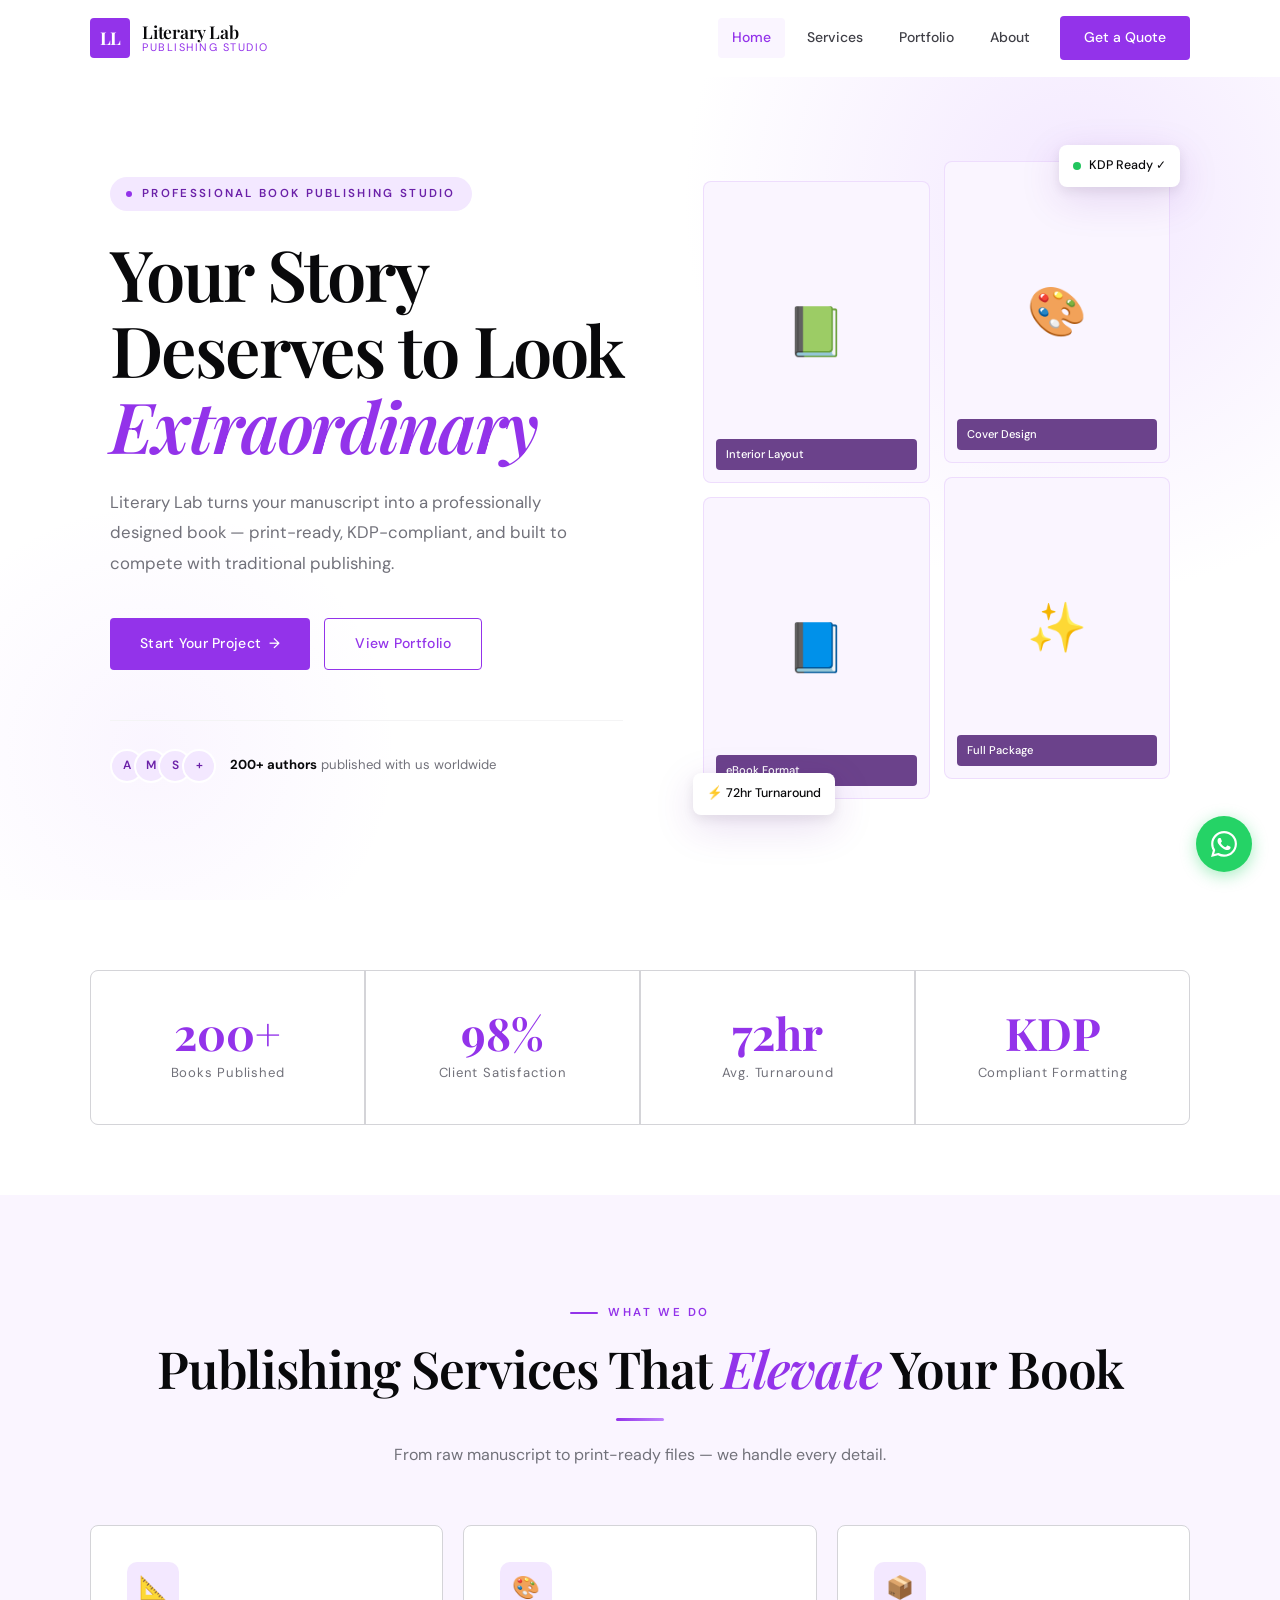
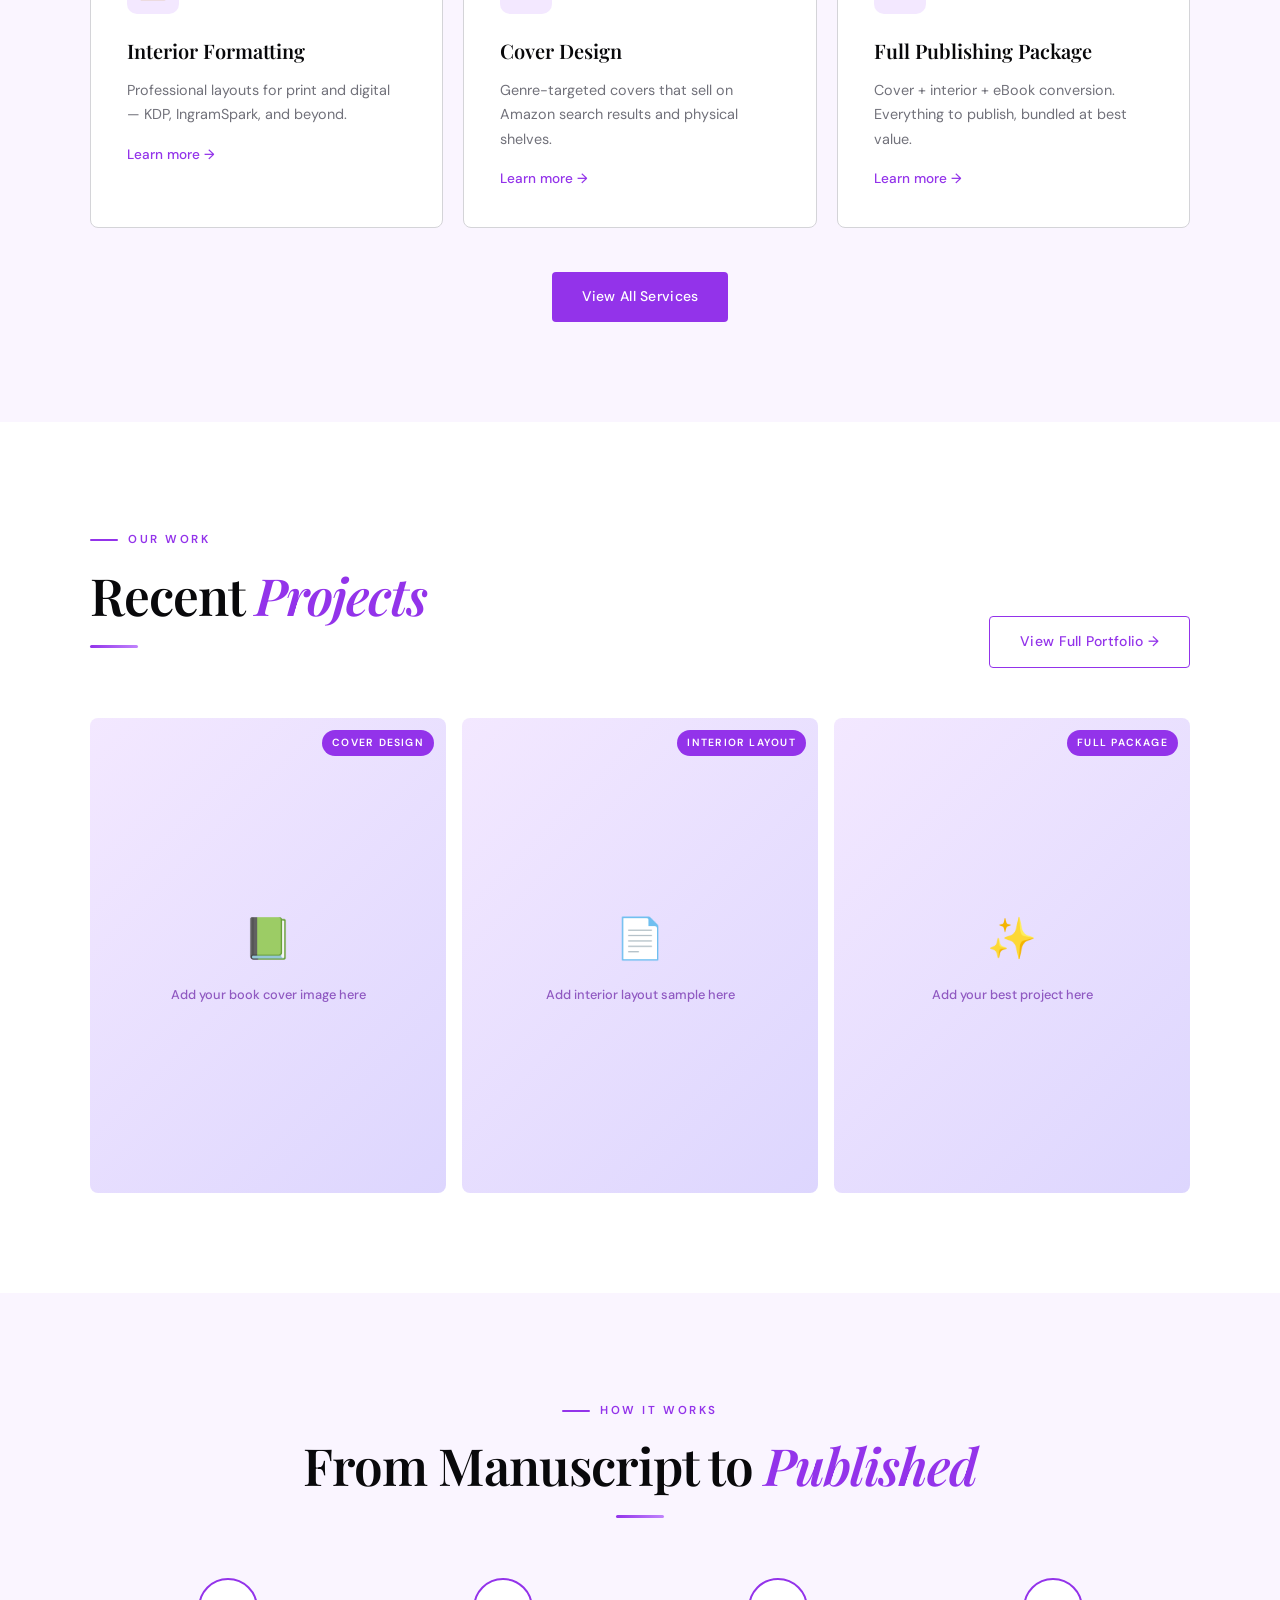
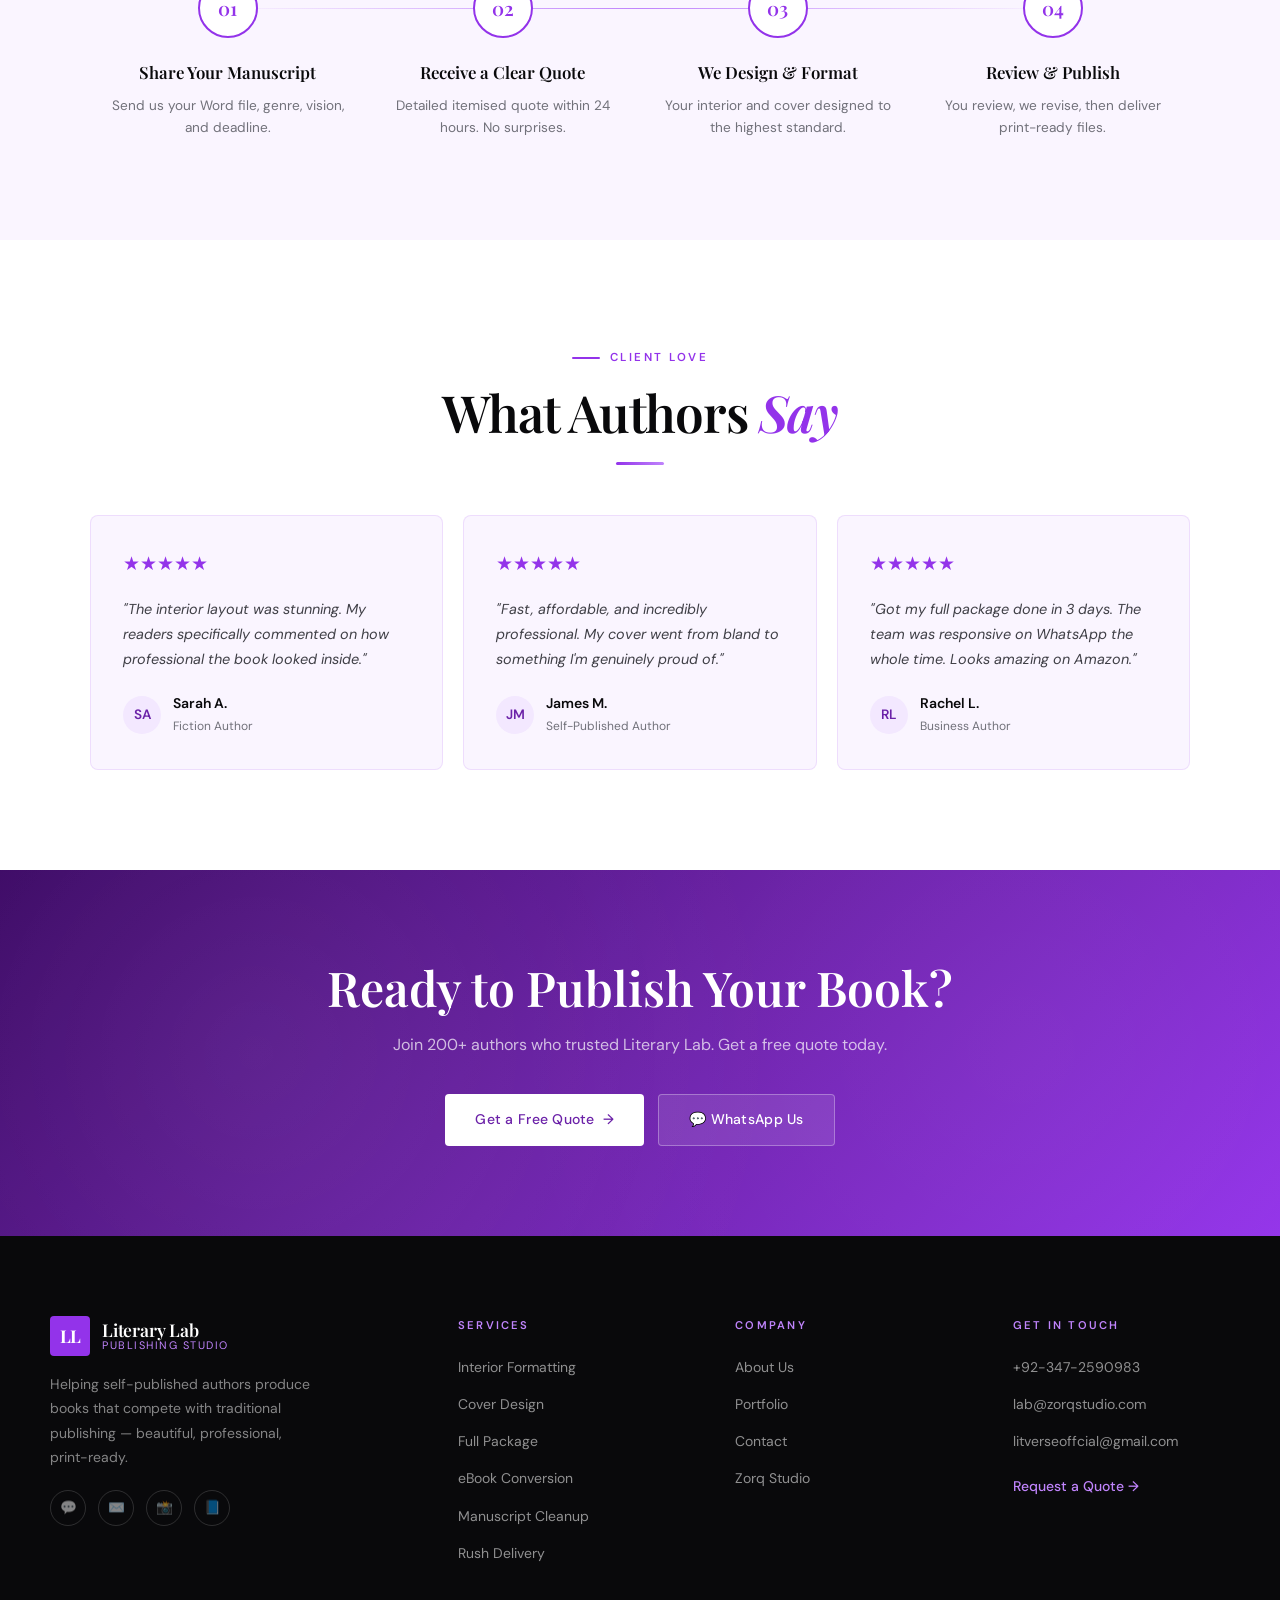
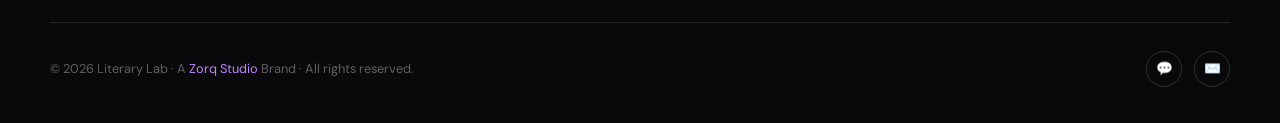
<file: index.html>
<!DOCTYPE html>
<html lang="en">
<head>
  <meta charset="UTF-8"/>
  <meta name="viewport" content="width=device-width, initial-scale=1.0"/>
  <title>Literary Lab – Professional Book Publishing & Design Studio</title>
  <meta name="description" content="Literary Lab helps self-published authors produce stunning books. Interior formatting, cover design, eBook conversion — KDP ready."/>
  <link rel="stylesheet" href="css/style.css"/>
</head>
<body>

<div id="header-placeholder"></div>
<script src="components/header.js"></script>

<!-- ══ HERO ══ -->
<section class="home-hero">
  <div class="hero-bg-shape"></div>
  <div class="hero-bg-shape2"></div>
  <div class="hero-grid">
    <div>
      <div class="hero-eyebrow reveal">Professional Book Publishing Studio</div>
      <!-- LL:HERO:START -->
      <h1 class="reveal delay-1">Your Story<br/>Deserves to Look<br/><em>Extraordinary</em></h1>
      <p class="reveal delay-2">Literary Lab turns your manuscript into a professionally designed book — print-ready, KDP-compliant, and built to compete with traditional publishing.</p>
      <div class="hero-actions reveal delay-3">
        <a href="contact.html" class="btn btn-primary btn-arrow">Start Your Project</a>
        <a href="portfolio.html" class="btn btn-outline">View Portfolio</a>
      </div>
      <!-- LL:HERO:END -->
      <div class="hero-trust reveal delay-4">
        <div class="trust-avatars">
          <div class="trust-avatar">A</div><div class="trust-avatar">M</div>
          <div class="trust-avatar">S</div><div class="trust-avatar">+</div>
        </div>
        <div class="trust-text"><strong>200+ authors</strong> published with us worldwide</div>
      </div>
    </div>
    <div class="hero-visual reveal delay-2">
      <div class="hero-books">
        <div class="hero-book-card">📗<div class="hero-book-label">Interior Layout</div></div>
        <div class="hero-book-card">🎨<div class="hero-book-label">Cover Design</div></div>
        <div class="hero-book-card">📘<div class="hero-book-label">eBook Format</div></div>
        <div class="hero-book-card">✨<div class="hero-book-label">Full Package</div></div>
      </div>
      <div class="floating-badge badge-1"><div class="badge-dot"></div> KDP Ready ✓</div>
      <div class="floating-badge badge-2">⚡ 72hr Turnaround</div>
    </div>
  </div>
</section>

<!-- ══ STATS ══ -->
<div class="section-sm" style="background:var(--white);">
  <div class="container">
    <div class="stats-row reveal">
      <div class="stat-item"><div class="stat-num">200+</div><div class="stat-label">Books Published</div></div>
      <div class="stat-item"><div class="stat-num">98%</div><div class="stat-label">Client Satisfaction</div></div>
      <div class="stat-item"><div class="stat-num">72hr</div><div class="stat-label">Avg. Turnaround</div></div>
      <div class="stat-item"><div class="stat-num">KDP</div><div class="stat-label">Compliant Formatting</div></div>
    </div>
  </div>
</div>

<!-- ══ SERVICES OVERVIEW ══ -->
<section class="section" style="background:var(--purple-ghost);">
  <div class="container">
    <div class="text-center reveal">
      <div class="eyebrow">What We Do</div>
      <h2 class="section-title">Publishing Services That <em>Elevate</em> Your Book</h2>
      <div class="divider center"></div>
      <p class="section-sub">From raw manuscript to print-ready files — we handle every detail.</p>
    </div>
    <div style="display:grid;grid-template-columns:repeat(3,1fr);gap:20px;margin-top:56px;">
      <div class="card reveal"><div class="card-icon">📐</div><h3>Interior Formatting</h3><p>Professional layouts for print and digital — KDP, IngramSpark, and beyond.</p><a href="services.html" style="color:var(--purple);font-size:0.85rem;font-weight:500;margin-top:16px;display:inline-block;">Learn more →</a></div>
      <div class="card reveal delay-2"><div class="card-icon">🎨</div><h3>Cover Design</h3><p>Genre-targeted covers that sell on Amazon search results and physical shelves.</p><a href="services.html" style="color:var(--purple);font-size:0.85rem;font-weight:500;margin-top:16px;display:inline-block;">Learn more →</a></div>
      <div class="card reveal delay-4"><div class="card-icon">📦</div><h3>Full Publishing Package</h3><p>Cover + interior + eBook conversion. Everything to publish, bundled at best value.</p><a href="services.html" style="color:var(--purple);font-size:0.85rem;font-weight:500;margin-top:16px;display:inline-block;">Learn more →</a></div>
    </div>
    <div class="text-center" style="margin-top:44px;"><a href="services.html" class="btn btn-primary">View All Services</a></div>
  </div>
</section>

<!-- ══ MINI PORTFOLIO ══ -->
<section class="section" style="background:var(--white);">
  <div class="container">
    <div style="display:flex;align-items:flex-end;justify-content:space-between;margin-bottom:50px;flex-wrap:wrap;gap:20px;">
      <div class="reveal"><div class="eyebrow">Our Work</div><h2 class="section-title">Recent <em>Projects</em></h2><div class="divider"></div></div>
      <a href="portfolio.html" class="btn btn-outline reveal">View Full Portfolio →</a>
    </div>
    <div class="mini-portfolio-grid">
      <!-- LL:MINI_PORTFOLIO:START -->
      <div class="mini-portfolio-item reveal">
        <div class="portfolio-placeholder"><span>📗</span><p>Add your book cover image here</p></div>
        <div class="portfolio-badge">Cover Design</div>
        <div class="portfolio-overlay"><div class="portfolio-overlay-content"><h4>Project Title Here</h4><span>Cover Design · Genre</span></div></div>
      </div>
      <div class="mini-portfolio-item reveal delay-2">
        <div class="portfolio-placeholder"><span>📄</span><p>Add interior layout sample here</p></div>
        <div class="portfolio-badge">Interior Layout</div>
        <div class="portfolio-overlay"><div class="portfolio-overlay-content"><h4>Project Title Here</h4><span>Interior Layout · Non-fiction</span></div></div>
      </div>
      <div class="mini-portfolio-item reveal delay-4">
        <div class="portfolio-placeholder"><span>✨</span><p>Add your best project here</p></div>
        <div class="portfolio-badge">Full Package</div>
        <div class="portfolio-overlay"><div class="portfolio-overlay-content"><h4>Project Title Here</h4><span>Full Package · Fiction</span></div></div>
      </div>
      <!-- LL:MINI_PORTFOLIO:END -->
    </div>
  </div>
</section>

<!-- ══ PROCESS ══ -->
<section class="section" style="background:var(--purple-ghost);">
  <div class="container">
    <div class="text-center reveal">
      <div class="eyebrow">How It Works</div>
      <h2 class="section-title">From Manuscript to <em>Published</em></h2>
      <div class="divider center"></div>
    </div>
    <div class="process-grid" style="margin-top:60px;">
      <div class="process-step reveal"><div class="step-circle">01</div><h4>Share Your Manuscript</h4><p>Send us your Word file, genre, vision, and deadline.</p></div>
      <div class="process-step reveal delay-2"><div class="step-circle">02</div><h4>Receive a Clear Quote</h4><p>Detailed itemised quote within 24 hours. No surprises.</p></div>
      <div class="process-step reveal delay-3"><div class="step-circle">03</div><h4>We Design & Format</h4><p>Your interior and cover designed to the highest standard.</p></div>
      <div class="process-step reveal delay-4"><div class="step-circle">04</div><h4>Review & Publish</h4><p>You review, we revise, then deliver print-ready files.</p></div>
    </div>
  </div>
</section>

<!-- ══ TESTIMONIALS ══ -->
<section class="section" style="background:var(--white);">
  <div class="container">
    <div class="text-center reveal"><div class="eyebrow">Client Love</div><h2 class="section-title">What Authors <em>Say</em></h2><div class="divider center"></div></div>
    <div style="display:grid;grid-template-columns:repeat(3,1fr);gap:20px;margin-top:50px;">
      <div class="reveal" style="background:var(--purple-ghost);border:1px solid rgba(147,51,234,0.12);border-radius:8px;padding:32px;"><div style="color:var(--purple);font-size:1.2rem;margin-bottom:16px;">★★★★★</div><p style="font-size:0.9rem;color:var(--gray-700);line-height:1.75;font-style:italic;">"The interior layout was stunning. My readers specifically commented on how professional the book looked inside."</p><div style="margin-top:20px;display:flex;align-items:center;gap:12px;"><div style="width:38px;height:38px;border-radius:50%;background:var(--purple-pale);display:flex;align-items:center;justify-content:center;font-weight:600;color:var(--purple-dark);font-size:0.85rem;">SA</div><div><div style="font-size:0.875rem;font-weight:600;">Sarah A.</div><div style="font-size:0.75rem;color:var(--gray-500);">Fiction Author</div></div></div></div>
      <div class="reveal delay-2" style="background:var(--purple-ghost);border:1px solid rgba(147,51,234,0.12);border-radius:8px;padding:32px;"><div style="color:var(--purple);font-size:1.2rem;margin-bottom:16px;">★★★★★</div><p style="font-size:0.9rem;color:var(--gray-700);line-height:1.75;font-style:italic;">"Fast, affordable, and incredibly professional. My cover went from bland to something I'm genuinely proud of."</p><div style="margin-top:20px;display:flex;align-items:center;gap:12px;"><div style="width:38px;height:38px;border-radius:50%;background:var(--purple-pale);display:flex;align-items:center;justify-content:center;font-weight:600;color:var(--purple-dark);font-size:0.85rem;">JM</div><div><div style="font-size:0.875rem;font-weight:600;">James M.</div><div style="font-size:0.75rem;color:var(--gray-500);">Self-Published Author</div></div></div></div>
      <div class="reveal delay-4" style="background:var(--purple-ghost);border:1px solid rgba(147,51,234,0.12);border-radius:8px;padding:32px;"><div style="color:var(--purple);font-size:1.2rem;margin-bottom:16px;">★★★★★</div><p style="font-size:0.9rem;color:var(--gray-700);line-height:1.75;font-style:italic;">"Got my full package done in 3 days. The team was responsive on WhatsApp the whole time. Looks amazing on Amazon."</p><div style="margin-top:20px;display:flex;align-items:center;gap:12px;"><div style="width:38px;height:38px;border-radius:50%;background:var(--purple-pale);display:flex;align-items:center;justify-content:center;font-weight:600;color:var(--purple-dark);font-size:0.85rem;">RL</div><div><div style="font-size:0.875rem;font-weight:600;">Rachel L.</div><div style="font-size:0.75rem;color:var(--gray-500);">Business Author</div></div></div></div>
    </div>
  </div>
</section>

<!-- ══ CTA ══ -->
<div class="cta-banner">
  <div class="cta-banner-inner reveal">
    <h2>Ready to Publish Your Book?</h2>
    <p>Join 200+ authors who trusted Literary Lab. Get a free quote today.</p>
    <div class="cta-banner-actions">
      <a href="contact.html" class="btn btn-white btn-arrow">Get a Free Quote</a>
      <a href="https://wa.me/923472590983" target="_blank" class="btn" style="background:rgba(255,255,255,0.1);color:white;border:1.5px solid rgba(255,255,255,0.3);">💬 WhatsApp Us</a>
    </div>
  </div>
</div>

<div id="footer-placeholder"></div>
<script src="components/footer.js"></script>
</body>
</html>
</file>
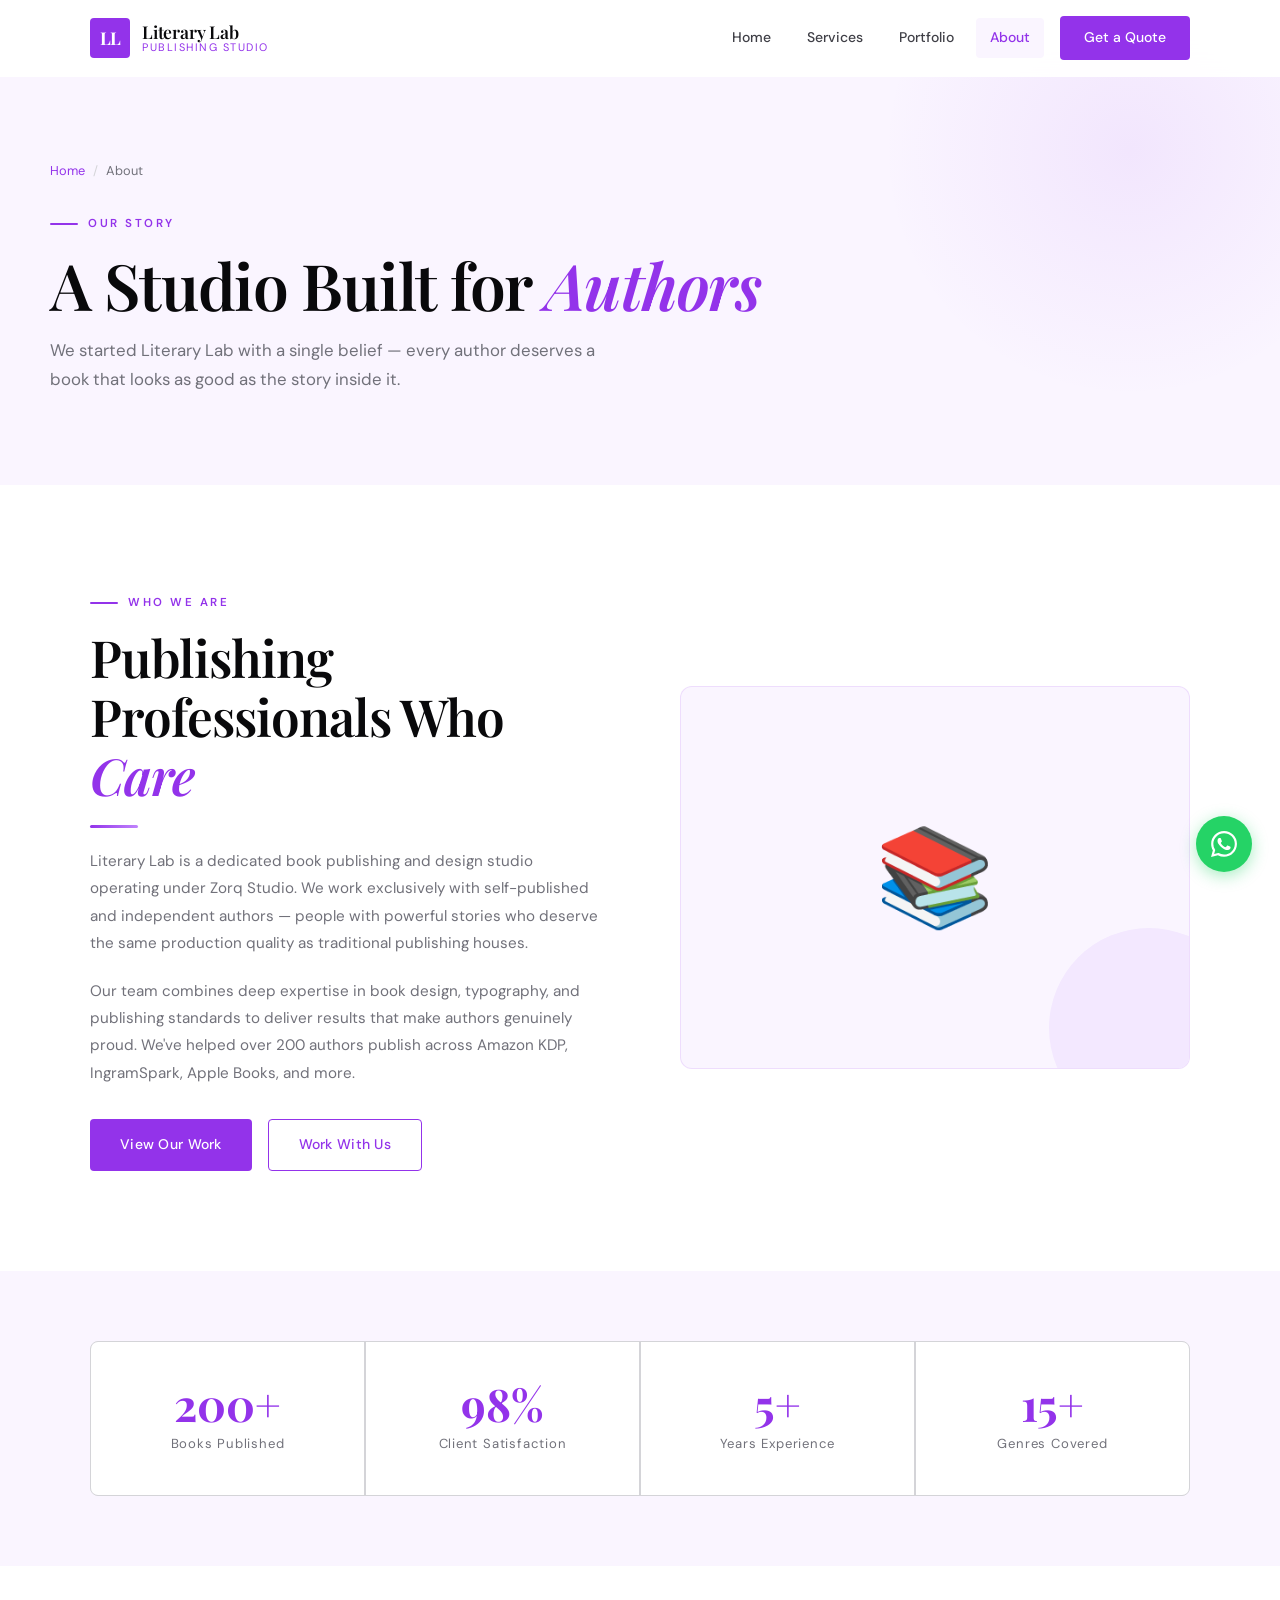
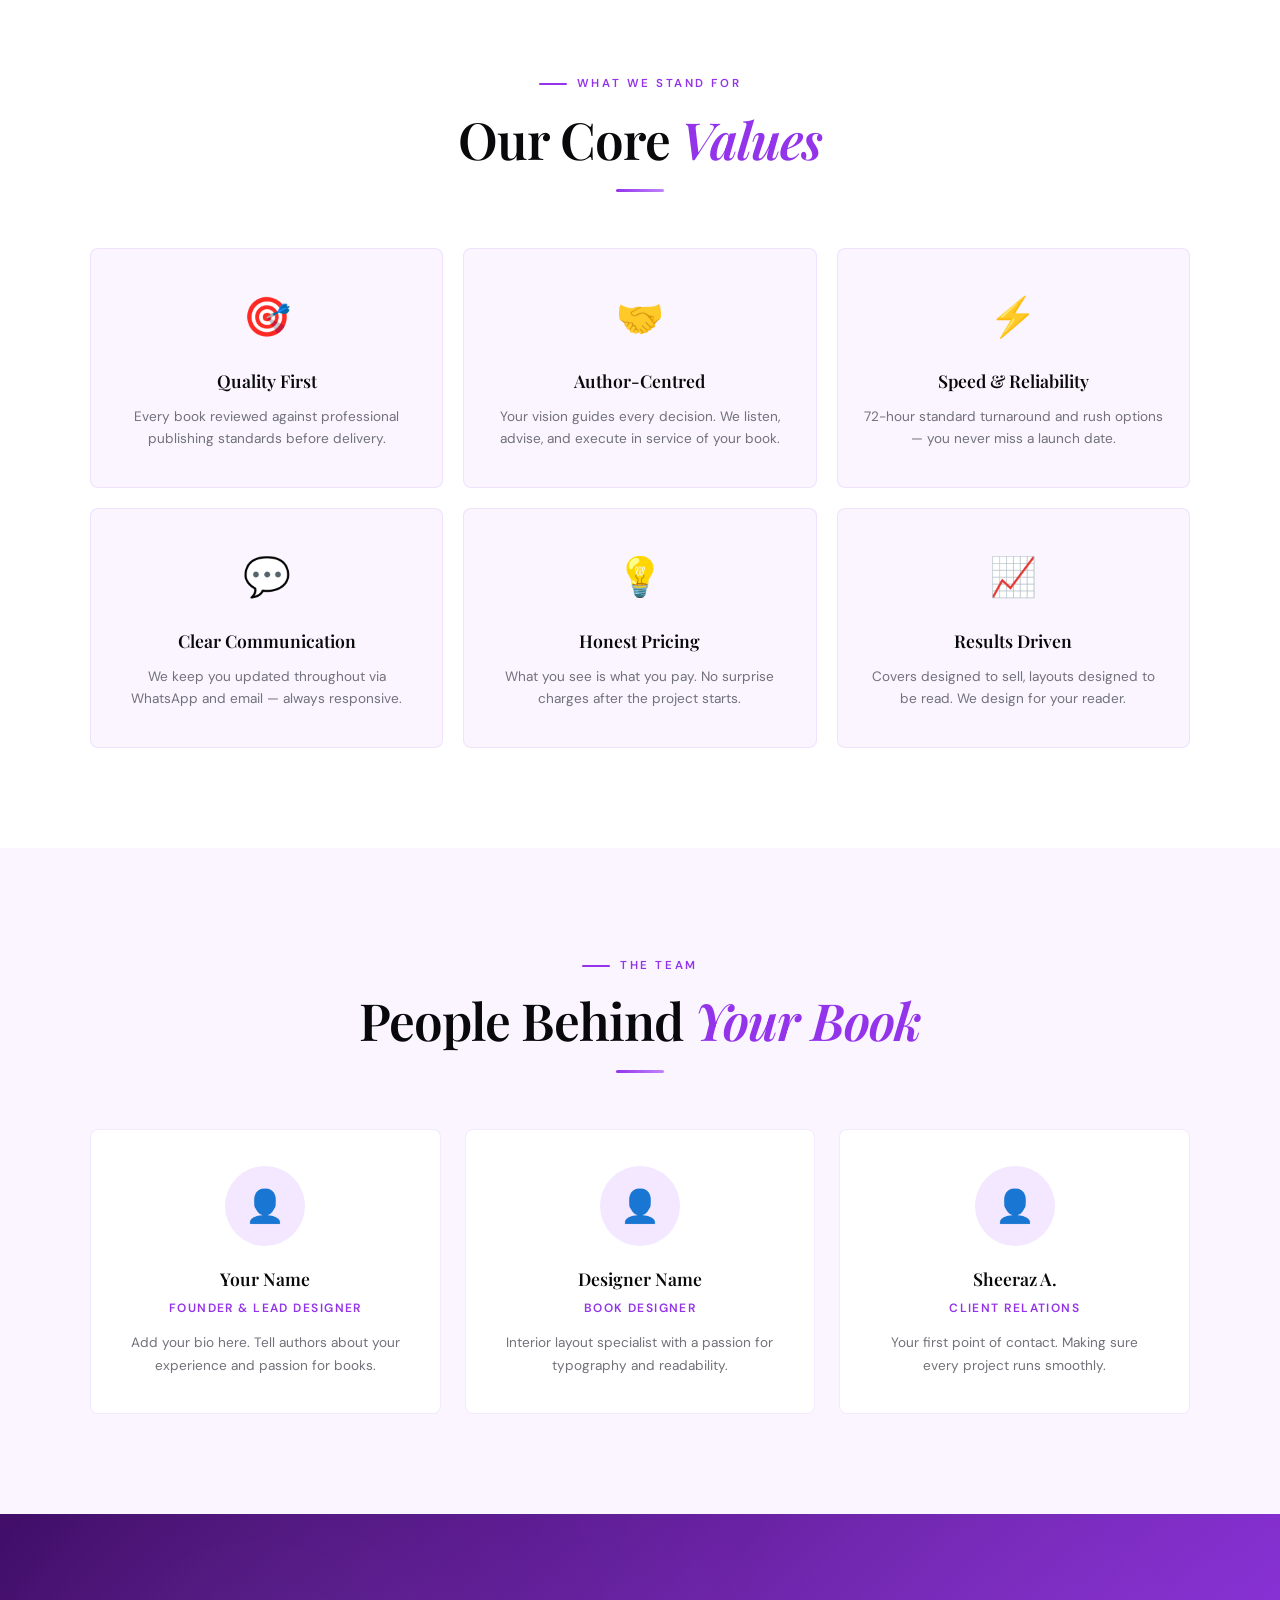
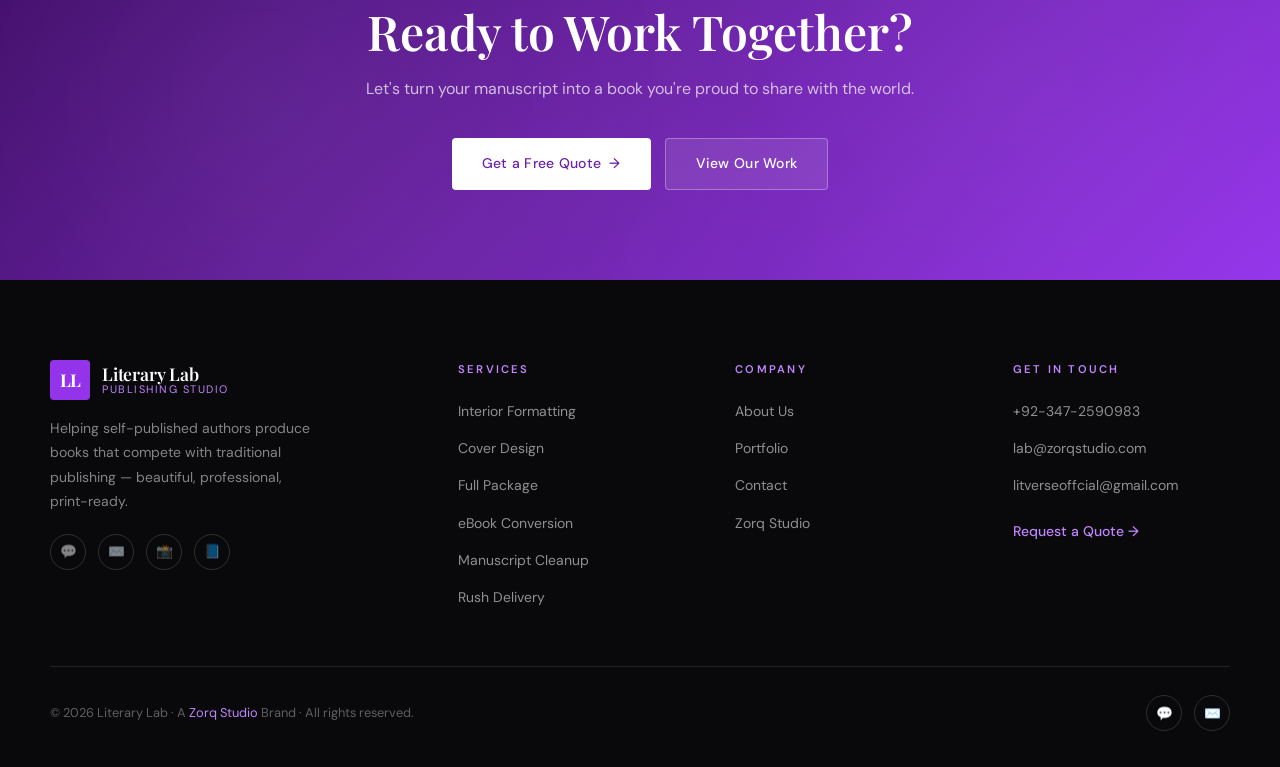
<file: about.html>
<!DOCTYPE html>
<html lang="en">
<head>
  <meta charset="UTF-8"/>
  <meta name="viewport" content="width=device-width, initial-scale=1.0"/>
  <title>About Us – Literary Lab Publishing Studio</title>
  <meta name="description" content="Literary Lab is a professional book publishing studio helping self-published authors."/>
  <link rel="stylesheet" href="css/style.css"/>
</head>
<body>

<div id="header-placeholder"></div>
<script src="components/header.js"></script>

<div class="page-hero">
  <div class="page-hero-inner">
    <div class="breadcrumb"><a href="index.html">Home</a><span>/</span>About</div>
    <div class="eyebrow">Our Story</div>
    <h1>A Studio Built for <em>Authors</em></h1>
    <p>We started Literary Lab with a single belief — every author deserves a book that looks as good as the story inside it.</p>
  </div>
</div>

<section class="section" style="background:var(--white);">
  <div class="container">
    <div class="about-intro">
      <div class="reveal-left">
        <div class="eyebrow">Who We Are</div>
        <h2 class="section-title">Publishing Professionals Who <em>Care</em></h2>
        <div class="divider"></div>
        <p style="color:var(--gray-500);font-size:0.95rem;line-height:1.8;margin-bottom:20px;">Literary Lab is a dedicated book publishing and design studio operating under Zorq Studio. We work exclusively with self-published and independent authors — people with powerful stories who deserve the same production quality as traditional publishing houses.</p>
        <p style="color:var(--gray-500);font-size:0.95rem;line-height:1.8;margin-bottom:32px;">Our team combines deep expertise in book design, typography, and publishing standards to deliver results that make authors genuinely proud. We've helped over 200 authors publish across Amazon KDP, IngramSpark, Apple Books, and more.</p>
        <div style="display:flex;gap:16px;flex-wrap:wrap;">
          <a href="portfolio.html" class="btn btn-primary">View Our Work</a>
          <a href="contact.html" class="btn btn-outline">Work With Us</a>
        </div>
      </div>
      <div class="reveal-right">
        <div class="about-visual"><span style="font-size:6rem;position:relative;z-index:1;">📚</span></div>
      </div>
    </div>
  </div>
</section>

<div class="section-sm" style="background:var(--purple-ghost);">
  <div class="container">
    <div class="stats-row reveal">
      <div class="stat-item"><div class="stat-num">200+</div><div class="stat-label">Books Published</div></div>
      <div class="stat-item"><div class="stat-num">98%</div><div class="stat-label">Client Satisfaction</div></div>
      <div class="stat-item"><div class="stat-num">5+</div><div class="stat-label">Years Experience</div></div>
      <div class="stat-item"><div class="stat-num">15+</div><div class="stat-label">Genres Covered</div></div>
    </div>
  </div>
</div>

<section class="section" style="background:var(--white);">
  <div class="container">
    <div class="text-center reveal"><div class="eyebrow">What We Stand For</div><h2 class="section-title">Our Core <em>Values</em></h2><div class="divider center"></div></div>
    <div class="values-grid" style="margin-top:56px;">
      <div class="value-card reveal"><div class="value-icon">🎯</div><h4>Quality First</h4><p>Every book reviewed against professional publishing standards before delivery.</p></div>
      <div class="value-card reveal delay-2"><div class="value-icon">🤝</div><h4>Author-Centred</h4><p>Your vision guides every decision. We listen, advise, and execute in service of your book.</p></div>
      <div class="value-card reveal delay-4"><div class="value-icon">⚡</div><h4>Speed & Reliability</h4><p>72-hour standard turnaround and rush options — you never miss a launch date.</p></div>
      <div class="value-card reveal"><div class="value-icon">💬</div><h4>Clear Communication</h4><p>We keep you updated throughout via WhatsApp and email — always responsive.</p></div>
      <div class="value-card reveal delay-2"><div class="value-icon">💡</div><h4>Honest Pricing</h4><p>What you see is what you pay. No surprise charges after the project starts.</p></div>
      <div class="value-card reveal delay-4"><div class="value-icon">📈</div><h4>Results Driven</h4><p>Covers designed to sell, layouts designed to be read. We design for your reader.</p></div>
    </div>
  </div>
</section>

<!-- ══ TEAM ══ -->
<section class="section" style="background:var(--purple-ghost);">
  <div class="container">
    <div class="text-center reveal">
      <div class="eyebrow">The Team</div>
      <h2 class="section-title">People Behind <em>Your Book</em></h2>
      <div class="divider center"></div>
    </div>
    <div style="display:grid;grid-template-columns:repeat(3,1fr);gap:24px;margin-top:56px;">
      <!-- LL:TEAM:START -->
      <div class="reveal" style="background:var(--white);border:1px solid rgba(147,51,234,0.1);border-radius:8px;padding:36px;text-align:center;">
        <div style="width:80px;height:80px;border-radius:50%;background:var(--purple-pale);display:flex;align-items:center;justify-content:center;font-size:2rem;margin:0 auto 18px;">👤</div>
        <h4 style="font-family:var(--ff-display);font-size:1.1rem;font-weight:600;color:var(--black);margin-bottom:4px;">Your Name</h4>
        <div style="font-size:0.75rem;text-transform:uppercase;letter-spacing:0.12em;color:var(--purple);font-weight:600;margin-bottom:12px;">Founder &amp; Lead Designer</div>
        <p style="font-size:0.85rem;color:var(--gray-500);line-height:1.7;">Add your bio here. Tell authors about your experience and passion for books.</p>
      </div>
      <div class="reveal delay-2" style="background:var(--white);border:1px solid rgba(147,51,234,0.1);border-radius:8px;padding:36px;text-align:center;">
        <div style="width:80px;height:80px;border-radius:50%;background:var(--purple-pale);display:flex;align-items:center;justify-content:center;font-size:2rem;margin:0 auto 18px;">👤</div>
        <h4 style="font-family:var(--ff-display);font-size:1.1rem;font-weight:600;color:var(--black);margin-bottom:4px;">Designer Name</h4>
        <div style="font-size:0.75rem;text-transform:uppercase;letter-spacing:0.12em;color:var(--purple);font-weight:600;margin-bottom:12px;">Book Designer</div>
        <p style="font-size:0.85rem;color:var(--gray-500);line-height:1.7;">Interior layout specialist with a passion for typography and readability.</p>
      </div>
      <div class="reveal delay-4" style="background:var(--white);border:1px solid rgba(147,51,234,0.1);border-radius:8px;padding:36px;text-align:center;">
        <div style="width:80px;height:80px;border-radius:50%;background:var(--purple-pale);display:flex;align-items:center;justify-content:center;font-size:2rem;margin:0 auto 18px;">👤</div>
        <h4 style="font-family:var(--ff-display);font-size:1.1rem;font-weight:600;color:var(--black);margin-bottom:4px;">Sheeraz A.</h4>
        <div style="font-size:0.75rem;text-transform:uppercase;letter-spacing:0.12em;color:var(--purple);font-weight:600;margin-bottom:12px;">Client Relations</div>
        <p style="font-size:0.85rem;color:var(--gray-500);line-height:1.7;">Your first point of contact. Making sure every project runs smoothly.</p>
      </div>
      <!-- LL:TEAM:END -->
    </div>
  </div>
</section>

<div class="cta-banner">
  <div class="cta-banner-inner reveal">
    <h2>Ready to Work Together?</h2>
    <p>Let's turn your manuscript into a book you're proud to share with the world.</p>
    <div class="cta-banner-actions">
      <a href="contact.html" class="btn btn-white btn-arrow">Get a Free Quote</a>
      <a href="portfolio.html" class="btn" style="background:rgba(255,255,255,0.1);color:white;border:1.5px solid rgba(255,255,255,0.3);">View Our Work</a>
    </div>
  </div>
</div>

<div id="footer-placeholder"></div>
<script src="components/footer.js"></script>
</body>
</html>
</file>
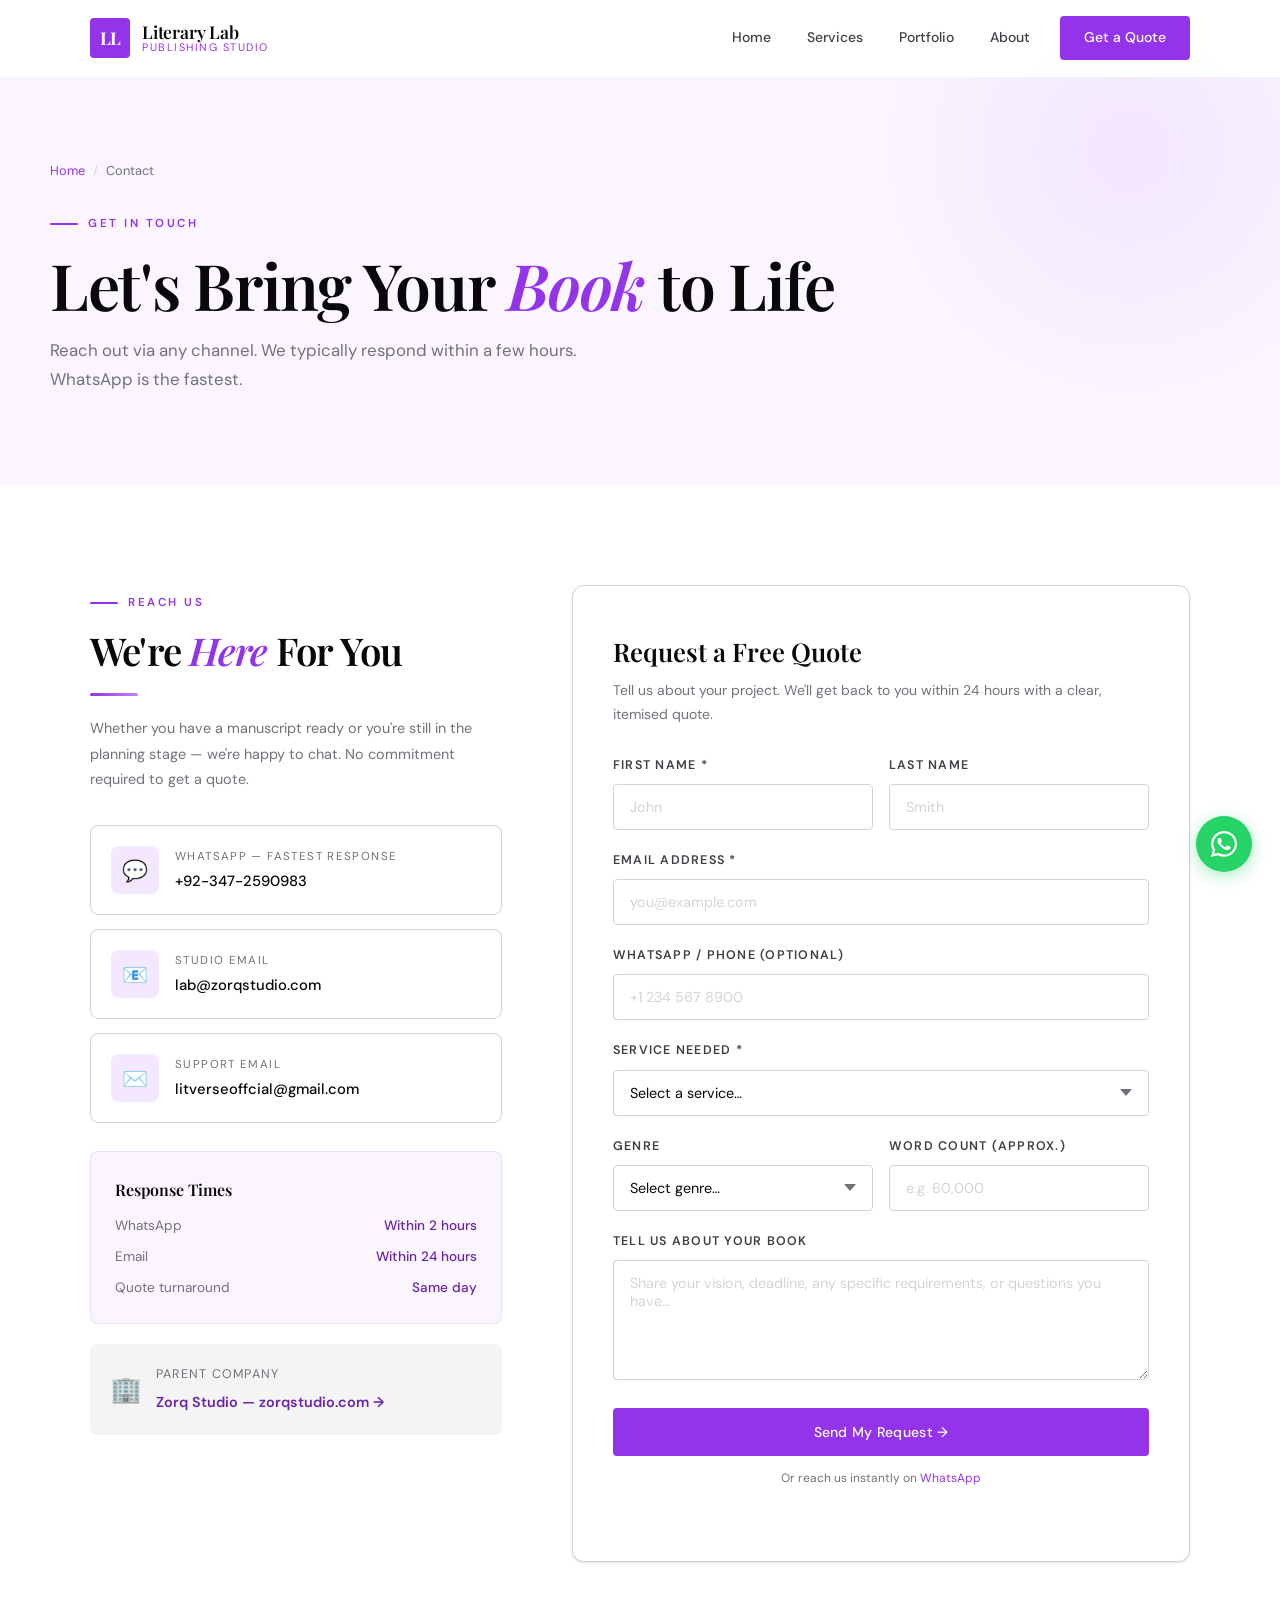
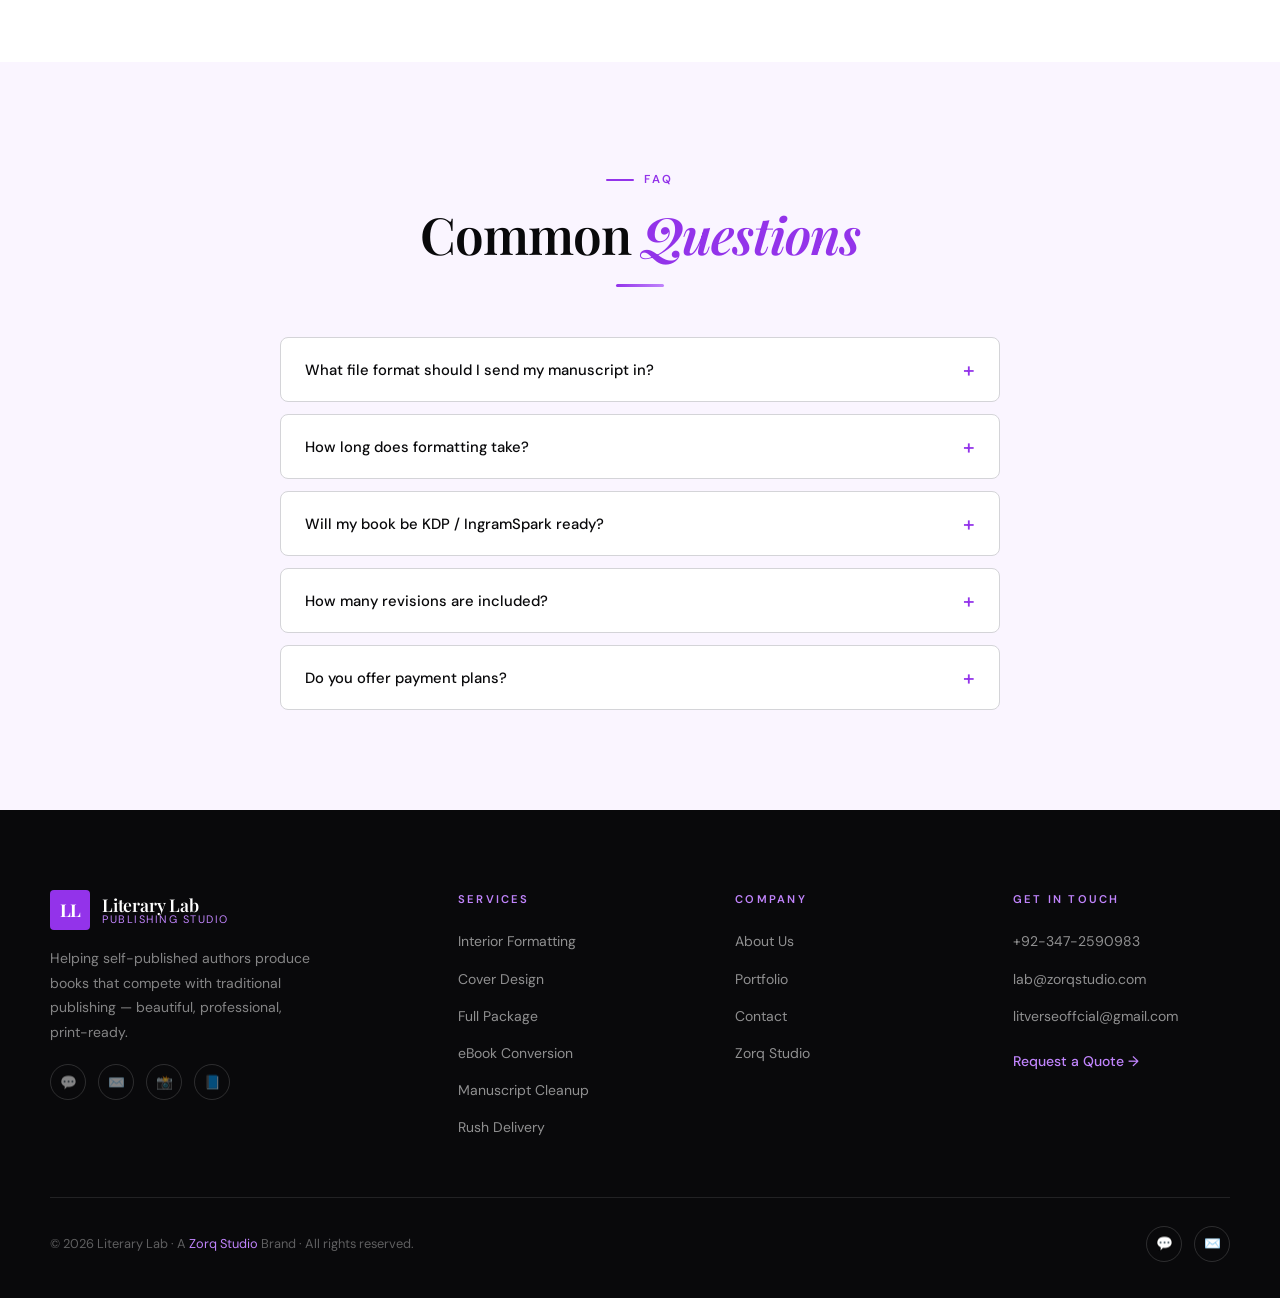
<file: contact.html>
<!DOCTYPE html>
<html lang="en">
<head>
  <meta charset="UTF-8"/>
  <meta name="viewport" content="width=device-width, initial-scale=1.0"/>
  <title>Contact – Literary Lab Publishing Studio</title>
  <meta name="description" content="Get a free quote for your book project. Contact Literary Lab via WhatsApp, email, or our online form."/>
  <link rel="stylesheet" href="css/style.css"/>
</head>
<body>

<div id="header-placeholder"></div>
<script src="components/header.js"></script>

<!-- PAGE HERO -->
<div class="page-hero">
  <div class="page-hero-inner">
    <div class="breadcrumb"><a href="index.html">Home</a><span>/</span>Contact</div>
    <div class="eyebrow">Get In Touch</div>
    <h1>Let's Bring Your <em>Book</em> to Life</h1>
    <p>Reach out via any channel. We typically respond within a few hours. WhatsApp is the fastest.</p>
  </div>
</div>

<!-- ══════════════════════════════════════
     CONTACT SECTION
══════════════════════════════════════ -->
<section class="section" style="background:var(--white);">
  <div class="container">
    <div class="contact-grid">

      <!-- LEFT — CONTACT INFO -->
      <div>
        <div class="reveal">
          <div class="eyebrow">Reach Us</div>
          <h2 class="section-title" style="font-size:clamp(1.8rem,3vw,2.5rem);">We're <em>Here</em> For You</h2>
          <div class="divider"></div>
          <p style="color:var(--gray-500);font-size:0.9rem;line-height:1.8;margin-bottom:32px;">
            Whether you have a manuscript ready or you're still in the planning stage — we're happy to chat. No commitment required to get a quote.
          </p>
        </div>

        <!-- WhatsApp -->
        <a href="https://wa.me/923472590983" target="_blank" class="contact-method reveal">
          <div class="method-icon">💬</div>
          <div>
            <div class="method-label">WhatsApp — Fastest Response</div>
            <div class="method-value">+92-347-2590983</div>
          </div>
        </a>

        <!-- Studio Email -->
        <a href="mailto:lab@zorqstudio.com" class="contact-method reveal">
          <div class="method-icon">📧</div>
          <div>
            <div class="method-label">Studio Email</div>
            <div class="method-value">lab@zorqstudio.com</div>
          </div>
        </a>

        <!-- Support Email -->
        <a href="mailto:litverseoffcial@gmail.com" class="contact-method reveal">
          <div class="method-icon">✉️</div>
          <div>
            <div class="method-label">Support Email</div>
            <div class="method-value">litverseoffcial@gmail.com</div>
          </div>
        </a>

        <!-- Info box -->
        <div class="reveal" style="margin-top:28px;padding:24px;background:var(--purple-ghost);border-radius:8px;border:1px solid rgba(147,51,234,0.12);">
          <h4 style="font-family:var(--ff-display);font-size:1rem;font-weight:600;color:var(--black);margin-bottom:10px;">Response Times</h4>
          <div style="display:flex;flex-direction:column;gap:8px;">
            <div style="display:flex;justify-content:space-between;font-size:0.85rem;">
              <span style="color:var(--gray-500);">WhatsApp</span>
              <span style="font-weight:500;color:var(--purple-dark);">Within 2 hours</span>
            </div>
            <div style="display:flex;justify-content:space-between;font-size:0.85rem;">
              <span style="color:var(--gray-500);">Email</span>
              <span style="font-weight:500;color:var(--purple-dark);">Within 24 hours</span>
            </div>
            <div style="display:flex;justify-content:space-between;font-size:0.85rem;">
              <span style="color:var(--gray-500);">Quote turnaround</span>
              <span style="font-weight:500;color:var(--purple-dark);">Same day</span>
            </div>
          </div>
        </div>

        <!-- Zorq Studio link -->
        <div class="reveal" style="margin-top:20px;padding:20px;background:var(--gray-100);border-radius:8px;display:flex;align-items:center;gap:14px;">
          <div style="font-size:1.6rem;">🏢</div>
          <div>
            <div style="font-size:0.78rem;text-transform:uppercase;letter-spacing:0.1em;color:var(--gray-500);margin-bottom:3px;">Parent Company</div>
            <a href="https://zorqstudio.com" target="_blank" style="font-size:0.9rem;font-weight:600;color:var(--purple-dark);">Zorq Studio — zorqstudio.com →</a>
          </div>
        </div>
      </div>

      <!-- RIGHT — FORM -->
      <div class="contact-form-box reveal-right">
        <h3>Request a Free Quote</h3>
        <p>Tell us about your project. We'll get back to you within 24 hours with a clear, itemised quote.</p>

        <form id="contactForm" action="https://formspree.io/f/YOUR_FORM_ID" method="POST">

          <!-- ⚠️  SETUP REQUIRED:
               1. Go to formspree.io — sign up free
               2. Create new form → copy your Form ID
               3. Replace YOUR_FORM_ID above with your real ID
               Submissions will then arrive in your email inbox.
          -->

          <div class="form-row">
            <div class="form-group">
              <label>First Name *</label>
              <input type="text" name="first_name" placeholder="John" required/>
            </div>
            <div class="form-group">
              <label>Last Name</label>
              <input type="text" name="last_name" placeholder="Smith"/>
            </div>
          </div>

          <div class="form-group">
            <label>Email Address *</label>
            <input type="email" name="email" placeholder="you@example.com" required/>
          </div>

          <div class="form-group">
            <label>WhatsApp / Phone (optional)</label>
            <input type="tel" name="phone" placeholder="+1 234 567 8900"/>
          </div>

          <div class="form-group">
            <label>Service Needed *</label>
            <select name="service" required>
              <option value="" disabled selected>Select a service…</option>
              <option>Starter – Interior Formatting ($199)</option>
              <option>Professional Package – Cover + Interior + eBook ($449)</option>
              <option>Premium Package – Full Service ($749)</option>
              <option>Cover Design Only</option>
              <option>eBook Conversion</option>
              <option>Manuscript Cleanup</option>
              <option>Rush Turnaround</option>
              <option>Custom / Not Sure</option>
            </select>
          </div>

          <div class="form-row">
            <div class="form-group">
              <label>Genre</label>
              <select name="genre">
                <option value="" disabled selected>Select genre…</option>
                <option>Fiction</option>
                <option>Non-fiction</option>
                <option>Business / Self-help</option>
                <option>Children's</option>
                <option>Romance</option>
                <option>Thriller / Mystery</option>
                <option>Biography / Memoir</option>
                <option>Poetry</option>
                <option>Academic</option>
                <option>Other</option>
              </select>
            </div>
            <div class="form-group">
              <label>Word Count (approx.)</label>
              <input type="text" name="word_count" placeholder="e.g. 60,000"/>
            </div>
          </div>

          <div class="form-group">
            <label>Tell Us About Your Book</label>
            <textarea name="message" placeholder="Share your vision, deadline, any specific requirements, or questions you have…"></textarea>
          </div>

          <input type="hidden" name="_subject" value="New Literary Lab Quote Request"/>

          <button type="submit" class="btn btn-primary" style="width:100%;justify-content:center;padding:15px;" id="submitBtn">
            Send My Request →
          </button>

          <p style="font-size:0.75rem;color:var(--gray-500);text-align:center;margin-top:12px;">
            Or reach us instantly on <a href="https://wa.me/923472590983" style="color:var(--purple);">WhatsApp</a>
          </p>
        </form>

        <div class="form-success-msg" id="formSuccess">
          <div class="icon">✅</div>
          <h4>Message Received!</h4>
          <p>We'll review your project details and get back to you within 24 hours. For a faster reply, <a href="https://wa.me/923472590983" style="color:var(--purple);">message us on WhatsApp</a>.</p>
        </div>
      </div>

    </div>
  </div>
</section>

<!-- ══════════════════════════════════════
     FAQ
══════════════════════════════════════ -->
<section class="section" style="background:var(--purple-ghost);">
  <div class="container">
    <div class="text-center reveal">
      <div class="eyebrow">FAQ</div>
      <h2 class="section-title">Common <em>Questions</em></h2>
      <div class="divider center"></div>
    </div>
    <div style="max-width:720px;margin:50px auto 0;display:flex;flex-direction:column;gap:12px;">
      <!-- FAQ items -->
      <div class="faq-item reveal">
        <button class="faq-q" onclick="toggleFaq(this)">
          What file format should I send my manuscript in?
          <span class="faq-icon">+</span>
        </button>
        <div class="faq-a">
          <p>We accept Microsoft Word (.docx) files. If you have a PDF, send that too and we'll work from whichever is most complete. Don't worry about formatting your Word file perfectly — that's our job.</p>
        </div>
      </div>
      <div class="faq-item reveal">
        <button class="faq-q" onclick="toggleFaq(this)">
          How long does formatting take?
          <span class="faq-icon">+</span>
        </button>
        <div class="faq-a">
          <p>Standard turnaround is 3–5 business days for most projects. The Professional Package is typically 72 hours. Rush delivery (24–48 hours) is available for an additional fee.</p>
        </div>
      </div>
      <div class="faq-item reveal">
        <button class="faq-q" onclick="toggleFaq(this)">
          Will my book be KDP / IngramSpark ready?
          <span class="faq-icon">+</span>
        </button>
        <div class="faq-a">
          <p>Yes. All our files are produced to the exact specifications of your chosen platform. We check trim size, bleed, margins, and resolution before delivery.</p>
        </div>
      </div>
      <div class="faq-item reveal">
        <button class="faq-q" onclick="toggleFaq(this)">
          How many revisions are included?
          <span class="faq-icon">+</span>
        </button>
        <div class="faq-a">
          <p>Starter includes 2 revision rounds, Professional includes 3, and Premium includes 5. Additional revisions beyond your plan are available at a flat hourly rate.</p>
        </div>
      </div>
      <div class="faq-item reveal">
        <button class="faq-q" onclick="toggleFaq(this)">
          Do you offer payment plans?
          <span class="faq-icon">+</span>
        </button>
        <div class="faq-a">
          <p>For larger projects, we can split payment into 50% upfront and 50% on delivery. Reach out via WhatsApp or email to discuss your project.</p>
        </div>
      </div>
    </div>
  </div>
</section>

<div id="footer-placeholder"></div>
<script src="components/footer.js"></script>

<style>
.faq-item {
  background: var(--white);
  border: 1.5px solid var(--gray-300);
  border-radius: 8px;
  overflow: hidden;
  transition: border-color var(--transition);
}
.faq-item:hover { border-color: var(--purple-light); }
.faq-q {
  width: 100%;
  padding: 18px 24px;
  display: flex;
  justify-content: space-between;
  align-items: center;
  text-align: left;
  font-size: 0.925rem;
  font-weight: 500;
  color: var(--black);
  cursor: pointer;
  background: none;
  border: none;
  font-family: var(--ff-body);
  gap: 16px;
}
.faq-icon {
  font-size: 1.3rem;
  color: var(--purple);
  flex-shrink: 0;
  transition: transform 0.3s;
}
.faq-item.open .faq-icon { transform: rotate(45deg); }
.faq-a {
  display: none;
  padding: 0 24px 18px;
}
.faq-a p { font-size: 0.875rem; color: var(--gray-500); line-height: 1.75; }
.faq-item.open .faq-a { display: block; animation: slideDown 0.25s ease; }
</style>

<script>
// FAQ
function toggleFaq(btn) {
  const item = btn.closest('.faq-item');
  const isOpen = item.classList.contains('open');
  document.querySelectorAll('.faq-item').forEach(i => i.classList.remove('open'));
  if (!isOpen) item.classList.add('open');
}

// FORM
const form = document.getElementById('contactForm');
form.addEventListener('submit', async (e) => {
  e.preventDefault();
  const btn = document.getElementById('submitBtn');
  btn.textContent = 'Sending…';
  btn.disabled = true;

  try {
    const res = await fetch(form.action, {
      method: 'POST',
      body: new FormData(form),
      headers: { Accept: 'application/json' }
    });
    if (res.ok) {
      form.style.display = 'none';
      document.getElementById('formSuccess').style.display = 'block';
    } else {
      btn.textContent = 'Error — Try Again';
      btn.disabled = false;
    }
  } catch {
    btn.textContent = 'Error — Try Again';
    btn.disabled = false;
  }
});
</script>
</body>
</html>
</file>
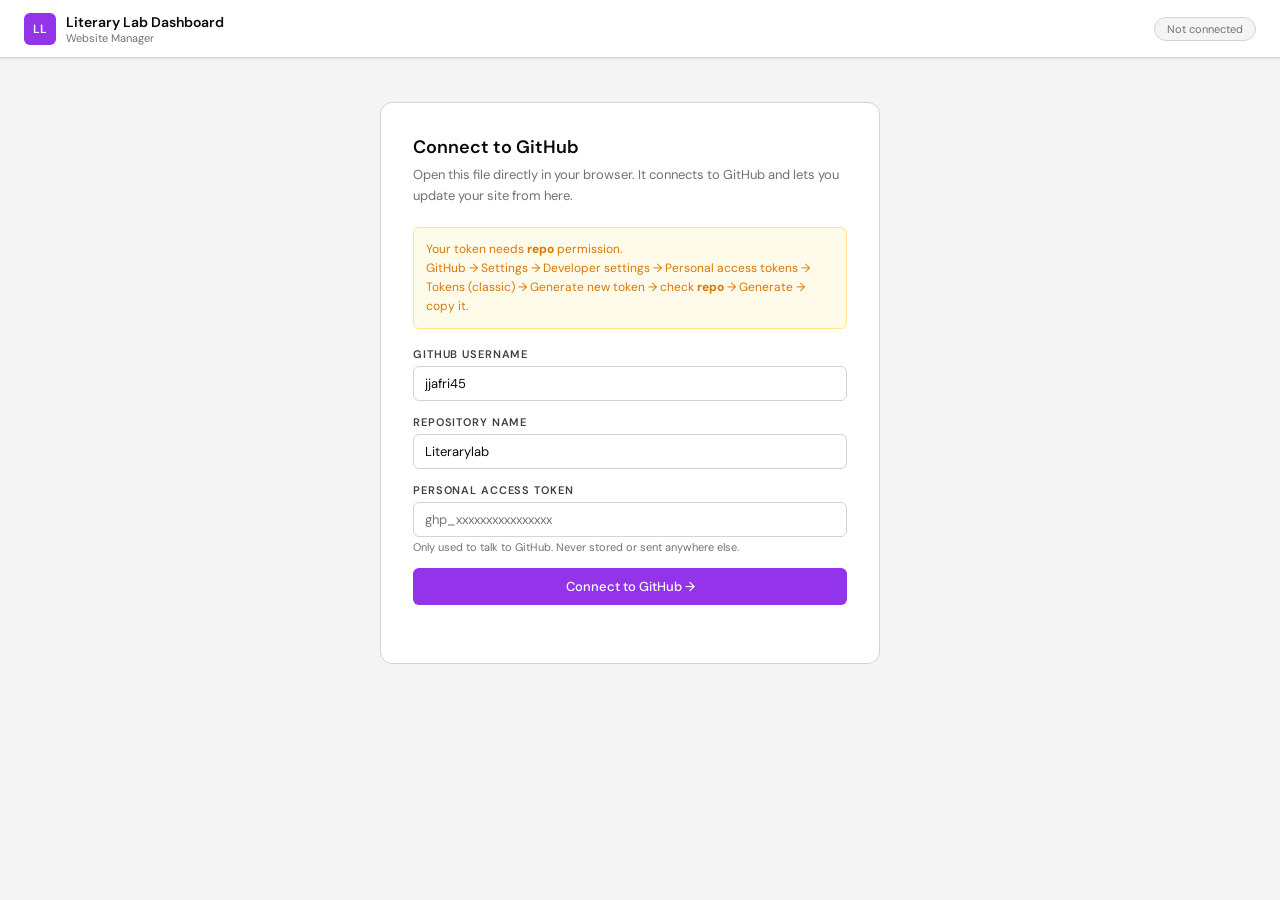
<file: literary-lab-dashboard.html>
<!DOCTYPE html>
<html lang="en">
<head>
<meta charset="UTF-8"/>
<meta name="viewport" content="width=device-width, initial-scale=1.0"/>
<title>Literary Lab – Website Dashboard</title>
<link href="https://fonts.googleapis.com/css2?family=DM+Sans:wght@300;400;500;600&display=swap" rel="stylesheet"/>
<style>
*{box-sizing:border-box;margin:0;padding:0}
:root{
  --p:#9333EA;--pd:#7C3AED;--pl:#C084FC;--pg:#FAF5FF;--pp:#F3E8FF;
  --bk:#09090B;--g7:#3F3F46;--g5:#71717A;--g3:#D4D4D8;--g1:#F4F4F5;--wh:#FFFFFF;
  --gn:#16A34A;--rd:#DC2626;--yw:#D97706;
  --r:6px;--sh:0 1px 3px rgba(0,0,0,0.08);--shm:0 4px 16px rgba(107,33,168,0.1);
}
body{font-family:'DM Sans',sans-serif;background:var(--g1);color:var(--bk);font-size:14px;min-height:100vh}
a{text-decoration:none;color:inherit}

.topbar{background:var(--wh);border-bottom:1px solid var(--g3);padding:0 24px;height:58px;display:flex;align-items:center;justify-content:space-between;position:fixed;top:0;left:0;right:0;z-index:100;box-shadow:var(--sh)}
.logo{display:flex;align-items:center;gap:10px}
.logo-box{width:32px;height:32px;background:var(--p);border-radius:6px;display:flex;align-items:center;justify-content:center;color:#fff;font-size:12px;font-weight:600}
.logo-name{font-size:14px;font-weight:600}
.logo-sub{font-size:11px;color:var(--g5)}
.badge{font-size:11px;padding:4px 12px;border-radius:20px;border:1px solid var(--g3);color:var(--g5);background:var(--g1)}
.badge.ok{background:#DCFCE7;color:#15803D;border-color:#86EFAC}
.badge.err{background:#FEE2E2;color:var(--rd);border-color:#FCA5A5}
.topbar-r{display:flex;align-items:center;gap:10px}
.live-btn{font-size:12px;color:var(--p);padding:5px 14px;border:1px solid var(--pp);border-radius:20px;background:var(--pg);display:none}
.live-btn:hover{background:var(--pp)}

.wrap{display:flex;padding-top:58px;min-height:100vh}
.sb{width:200px;background:var(--wh);border-right:1px solid var(--g3);padding:12px 0;position:fixed;top:58px;bottom:0;overflow-y:auto}
.content{margin-left:200px;flex:1;padding:24px;max-width:860px}

.ns{font-size:10px;font-weight:600;letter-spacing:0.15em;text-transform:uppercase;color:var(--g5);padding:8px 16px 6px;margin-top:6px}
.ni{display:flex;align-items:center;gap:8px;padding:8px 16px;font-size:13px;color:var(--g7);cursor:pointer;border-left:2px solid transparent;transition:all 0.15s}
.ni:hover{background:var(--g1);color:var(--bk)}
.ni.active{background:var(--pg);color:var(--p);border-left-color:var(--p);font-weight:500}

/* setup */
.setup{max-width:500px;margin:20px auto}
.sc{background:var(--wh);border:1px solid var(--g3);border-radius:12px;padding:32px}
.sc h2{font-size:18px;font-weight:600;margin-bottom:6px}
.sc>p{font-size:13px;color:var(--g5);margin-bottom:20px;line-height:1.6}
.warn{background:#FFFBEB;border:1px solid #FDE68A;border-radius:var(--r);padding:12px;font-size:12px;color:var(--yw);margin-bottom:18px;line-height:1.6}

/* form */
.f{margin-bottom:14px}
.f label{display:block;font-size:11px;font-weight:600;letter-spacing:0.08em;text-transform:uppercase;color:var(--g7);margin-bottom:5px}
.f input,.f select,.f textarea{width:100%;padding:8px 11px;border:1px solid var(--g3);border-radius:var(--r);font-size:13px;font-family:inherit;color:var(--bk);background:var(--wh);outline:none;transition:border-color 0.15s,box-shadow 0.15s}
.f input:focus,.f select:focus,.f textarea:focus{border-color:var(--p);box-shadow:0 0 0 3px rgba(147,51,234,0.1)}
.f textarea{resize:vertical;line-height:1.5}
.f .hint{font-size:11px;color:var(--g5);margin-top:3px}
.row2{display:grid;grid-template-columns:1fr 1fr;gap:12px}

/* buttons */
.btn{display:inline-flex;align-items:center;gap:6px;padding:8px 18px;border-radius:var(--r);font-size:13px;font-weight:500;font-family:inherit;cursor:pointer;border:none;transition:all 0.15s}
.btn-p{background:var(--p);color:#fff}.btn-p:hover{background:var(--pd)}
.btn-p:disabled{opacity:0.45;cursor:not-allowed}
.btn-o{background:var(--wh);color:var(--g7);border:1px solid var(--g3)}.btn-o:hover{background:var(--g1)}
.btn-d{background:var(--wh);color:var(--rd);border:1px solid #FECACA;font-size:12px;padding:5px 11px}.btn-d:hover{background:#FEF2F2}
.btn-full{width:100%;justify-content:center;padding:10px}
.btn-push{width:100%;justify-content:center;padding:13px;font-size:14px;font-weight:600;background:var(--p);color:#fff;border:none;border-radius:var(--r);font-family:inherit;cursor:pointer;transition:all 0.15s}
.btn-push:hover{background:var(--pd)}
.btn-push:disabled{opacity:0.45;cursor:not-allowed}

/* page */
.ph{margin-bottom:20px}
.ph h2{font-size:17px;font-weight:600}
.ph p{font-size:12px;color:var(--g5);margin-top:3px}
.card{background:var(--wh);border:1px solid var(--g3);border-radius:10px;padding:20px;margin-bottom:14px}
.card h3{font-size:13px;font-weight:600;margin-bottom:14px;padding-bottom:10px;border-bottom:1px solid var(--g1);color:var(--bk)}
.abar{display:flex;align-items:center;justify-content:space-between;margin-top:18px;padding-top:14px;border-top:1px solid var(--g1)}
.st{font-size:12px;color:var(--g5)}.st.ok{color:var(--gn)}.st.err{color:var(--rd)}.st.ld{color:var(--p)}

/* stats */
.stats{display:grid;grid-template-columns:repeat(4,1fr);gap:10px;margin-bottom:18px}
.stt{background:var(--wh);border:1px solid var(--g3);border-radius:10px;padding:14px;text-align:center}
.stn{font-size:22px;font-weight:700;color:var(--p)}
.stl{font-size:11px;color:var(--g5);margin-top:2px}

/* portfolio rows */
.pr{display:flex;align-items:center;gap:10px;padding:10px 12px;border:1px solid var(--g3);border-radius:var(--r);margin-bottom:7px;background:var(--wh)}
.pt{width:34px;height:44px;border-radius:4px;background:var(--pp);display:flex;align-items:center;justify-content:center;font-size:1.1rem;flex-shrink:0}
.pi{flex:1;min-width:0}
.pit{font-size:13px;font-weight:500;white-space:nowrap;overflow:hidden;text-overflow:ellipsis}
.pim{font-size:11px;color:var(--g5);margin-top:1px}
.cb{display:inline-block;font-size:10px;padding:2px 8px;border-radius:20px;background:var(--pg);color:var(--p);font-weight:500;margin-left:4px}
.db{border:1.5px dashed var(--g3);border-radius:10px;padding:18px;background:var(--g1);margin-top:12px}
.db h4{font-size:13px;font-weight:600;margin-bottom:12px}

/* pricing */
.pe{background:var(--wh);border:1px solid var(--g3);border-radius:10px;padding:18px;margin-bottom:12px}
.pe h4{font-size:13px;font-weight:600;margin-bottom:12px;display:flex;align-items:center;gap:8px}
.pc{font-size:10px;padding:3px 10px;border-radius:20px;background:var(--pp);color:var(--p);font-weight:600}

/* team */
.tc{background:var(--wh);border:1px solid var(--g3);border-radius:10px;padding:18px;margin-bottom:12px}
.th{display:flex;align-items:center;gap:10px;margin-bottom:12px}
.av{width:38px;height:38px;border-radius:50%;background:var(--pp);display:flex;align-items:center;justify-content:center;font-size:1rem;flex-shrink:0}

/* push */
.pcard{background:var(--wh);border:1px solid var(--g3);border-radius:10px;padding:22px}
.cl{list-style:none;margin:10px 0 14px}
.cl li{display:flex;align-items:center;gap:8px;padding:6px 0;border-bottom:1px solid var(--g1);font-size:13px;color:var(--g7)}
.cl li:last-child{border-bottom:none}
.fd{width:6px;height:6px;border-radius:50%;background:var(--p);flex-shrink:0}
.pi2{margin-top:14px;padding:11px 13px;background:var(--pg);border-radius:var(--r);font-size:12px;color:#6B21A8;line-height:1.6}
.ps{margin-top:10px;font-size:13px;font-weight:500;text-align:center;min-height:18px}
.ps.ok{color:var(--gn)}.ps.err{color:var(--rd)}.ps.ld{color:var(--p)}
.prog{height:4px;background:var(--g1);border-radius:2px;overflow:hidden;margin-top:10px;display:none}
.pb{height:100%;background:var(--p);border-radius:2px;width:0;transition:width 0.4s}

@media(max-width:700px){.sb{display:none}.content{margin-left:0}.row2{grid-template-columns:1fr}.stats{grid-template-columns:1fr 1fr}}
</style>
</head>
<body>

<div class="topbar">
  <div class="logo">
    <div class="logo-box">LL</div>
    <div><div class="logo-name">Literary Lab Dashboard</div><div class="logo-sub">Website Manager</div></div>
  </div>
  <div class="topbar-r">
    <a id="liveBtn" class="live-btn" href="#" target="_blank">View Live Site →</a>
    <div class="badge" id="badge">Not connected</div>
  </div>
</div>

<div class="wrap">
  <div class="sb" id="sb" style="display:none">
    <div class="ns">Pages</div>
    <div class="ni active" onclick="go('overview')">🏠 Overview</div>
    <div class="ni" onclick="go('contact')">✉️ Contact Info</div>
    <div class="ni" onclick="go('hero')">⭐ Hero Text</div>
    <div class="ni" onclick="go('portfolio')">🖼️ Portfolio</div>
    <div class="ni" onclick="go('pricing')">💰 Pricing</div>
    <div class="ni" onclick="go('team')">👥 Team</div>
    <div class="ns">Actions</div>
    <div class="ni" onclick="go('push')">🚀 Push to Live</div>
    <div class="ni" onclick="logout()">🔌 Disconnect</div>
  </div>
  <div class="content" id="ct">
    <!-- SETUP -->
    <div id="sv">
      <div class="setup">
        <div class="sc">
          <h2>Connect to GitHub</h2>
          <p>Open this file directly in your browser. It connects to GitHub and lets you update your site from here.</p>
          <div class="warn">
            Your token needs <strong>repo</strong> permission.<br/>
            GitHub → Settings → Developer settings → Personal access tokens → Tokens (classic) → Generate new token → check <strong>repo</strong> → Generate → copy it.
          </div>
          <div class="f"><label>GitHub Username</label><input id="u" value="jjafri45"/></div>
          <div class="f"><label>Repository Name</label><input id="r" value="Literarylab"/></div>
          <div class="f"><label>Personal Access Token</label><input id="t" type="password" placeholder="ghp_xxxxxxxxxxxxxxxx"/><div class="hint">Only used to talk to GitHub. Never stored or sent anywhere else.</div></div>
          <button class="btn btn-p btn-full" id="cb" onclick="connect()">Connect to GitHub →</button>
          <div id="cm" style="margin-top:10px;font-size:12px;text-align:center;min-height:16px;color:var(--g5)"></div>
          <div class="prog" id="cp"><div class="pb" id="cpb"></div></div>
        </div>
      </div>
    </div>
    <!-- DASH -->
    <div id="dv" style="display:none"><div id="pc"></div></div>
  </div>
</div>

<script>
const GH={u:'',r:'',t:''};
const pending={};
const D={
  contact:{phone:'+92-347-2590983',wa:'923472590983',e1:'lab@zorqstudio.com',e2:'litverseoffcial@gmail.com'},
  hero:{h1:'Your Story<br/>Deserves to Look<br/><em>Extraordinary</em>',sub:'Literary Lab turns your manuscript into a professionally designed book — print-ready, KDP-compliant, and built to compete with traditional publishing.',b1:'Start Your Project',b2:'View Portfolio'},
  portfolio:[
    {title:'Book Cover Sample',cat:'cover',genre:'Fiction',img:''},
    {title:'Interior Layout Sample',cat:'interior',genre:'Non-fiction',img:''},
    {title:'Full Package Sample',cat:'package',genre:'Business',img:''},
  ],
  pricing:[
    {name:'Starter',price:'199',desc:'Perfect for debut authors needing clean, professional formatting.',features:'Interior formatting (print)\nUp to 80,000 words\nKDP / IngramSpark ready\n2 revision rounds\n5-day turnaround'},
    {name:'Professional',price:'449',desc:'Complete package — interior, cover design, and eBook conversion.',features:'Interior + Cover design\neBook (EPUB) conversion\nUp to 120,000 words\n3 revision rounds\n72-hour turnaround\nPriority support'},
    {name:'Premium',price:'749',desc:'End-to-end white glove service for authors who want the best.',features:'Everything in Professional\nManuscript cleanup & prep\nUnlimited words\n5 revision rounds\n48-hour rush option\nDedicated account manager'},
  ],
  team:[
    {name:'Your Name',role:'Founder & Lead Designer',bio:'Add your bio here. Tell authors about your experience and passion for books.',photo:''},
    {name:'Designer Name',role:'Book Designer',bio:'Interior layout specialist with a passion for typography and readability.',photo:''},
    {name:'Sheeraz A.',role:'Client Relations',bio:'Your first point of contact. Making sure every project runs smoothly.',photo:''},
  ]
};

// ── CONNECT ──
async function connect(){
  const btn=document.getElementById('cb'),cm=document.getElementById('cm'),cp=document.getElementById('cp'),cpb=document.getElementById('cpb');
  GH.u=document.getElementById('u').value.trim();
  GH.r=document.getElementById('r').value.trim();
  GH.t=document.getElementById('t').value.trim();
  if(!GH.u||!GH.r||!GH.t){cm.textContent='Fill in all fields.';cm.style.color='var(--rd)';return;}
  btn.disabled=true;btn.textContent='Connecting...';cm.textContent='';cp.style.display='block';cpb.style.width='25%';
  try{
    const res=await fetch(`https://api.github.com/repos/${GH.u}/${GH.r}`,{headers:{Authorization:`token ${GH.t}`,Accept:'application/vnd.github.v3+json'}});
    cpb.style.width='80%';
    if(!res.ok){const e=await res.json();throw new Error(e.message||'Check username, repo, and token');}
    cpb.style.width='100%';setTimeout(()=>cp.style.display='none',600);
    document.getElementById('badge').textContent='✓ Connected: '+GH.r;
    document.getElementById('badge').className='badge ok';
    const lb=document.getElementById('liveBtn');lb.href=`https://${GH.u}.github.io/${GH.r}`;lb.style.display='flex';
    document.getElementById('sv').style.display='none';
    document.getElementById('dv').style.display='block';
    document.getElementById('sb').style.display='block';
    go('overview');
  }catch(e){
    cm.textContent='Error: '+e.message;cm.style.color='var(--rd)';
    cpb.style.width='0';cp.style.display='none';
    document.getElementById('badge').className='badge err';document.getElementById('badge').textContent='Failed';
  }
  btn.disabled=false;btn.textContent='Connect to GitHub →';
}

function logout(){GH.u='';GH.r='';GH.t='';document.getElementById('sv').style.display='block';document.getElementById('dv').style.display='none';document.getElementById('sb').style.display='none';document.getElementById('badge').textContent='Not connected';document.getElementById('badge').className='badge';document.getElementById('liveBtn').style.display='none';document.getElementById('t').value='';}

// ── NAV ──
function go(tab){
  document.querySelectorAll('.ni').forEach(n=>n.classList.remove('active'));
  const labels={overview:'Overview',contact:'Contact',hero:'Hero',portfolio:'Portfolio',pricing:'Pricing',team:'Team',push:'Push'};
  document.querySelectorAll('.ni').forEach(n=>{if(n.textContent.includes(labels[tab]))n.classList.add('active');});
  const pages={overview:pgOverview,contact:pgContact,hero:pgHero,portfolio:pgPortfolio,pricing:pgPricing,team:pgTeam,push:pgPush};
  document.getElementById('pc').innerHTML=(pages[tab]||pgOverview)();
}

// ── PAGES ──
function pgOverview(){
  const pc=Object.keys(pending).length;
  return `<div class="ph"><h2>Overview</h2><p>Your Literary Lab website at a glance</p></div>
  <div class="stats">
    <div class="stt"><div class="stn">${D.portfolio.length}</div><div class="stl">Portfolio items</div></div>
    <div class="stt"><div class="stn">${D.pricing.length}</div><div class="stl">Pricing plans</div></div>
    <div class="stt"><div class="stn">${D.team.length}</div><div class="stl">Team members</div></div>
    <div class="stt"><div class="stn" style="color:${pc>0?'var(--yw)':'var(--gn)'}">${pc}</div><div class="stl">Pending changes</div></div>
  </div>
  <div class="card"><h3>Site Links</h3>
    <div style="display:flex;flex-direction:column;gap:8px">
      <div style="display:flex;align-items:center;justify-content:space-between;padding:10px 12px;background:var(--g1);border-radius:var(--r)"><div><div style="font-size:11px;color:var(--g5);margin-bottom:2px">LIVE WEBSITE</div><div style="font-size:13px;color:var(--p)">https://${GH.u}.github.io/${GH.r}</div></div><a href="https://${GH.u}.github.io/${GH.r}" target="_blank" class="btn btn-o" style="font-size:12px;padding:5px 12px">Open →</a></div>
      <div style="display:flex;align-items:center;justify-content:space-between;padding:10px 12px;background:var(--g1);border-radius:var(--r)"><div><div style="font-size:11px;color:var(--g5);margin-bottom:2px">GITHUB REPO</div><div style="font-size:13px;color:var(--p)">github.com/${GH.u}/${GH.r}</div></div><a href="https://github.com/${GH.u}/${GH.r}" target="_blank" class="btn btn-o" style="font-size:12px;padding:5px 12px">Open →</a></div>
    </div>
  </div>
  ${pc>0?`<div style="background:#FFFBEB;border:1px solid #FDE68A;border-radius:10px;padding:12px 16px;font-size:13px;color:var(--yw);display:flex;align-items:center;gap:8px"><span>⚠️</span> You have <strong>${pc} unsaved change${pc>1?'s':''}</strong> — go to <b>Push to Live</b> to update your website.</div>`:'<div style="background:#F0FDF4;border:1px solid #86EFAC;border-radius:10px;padding:12px 16px;font-size:13px;color:var(--gn)">✓ All changes pushed. Your site is up to date.</div>'}`;
}

function pgContact(){return `<div class="ph"><h2>Contact Information</h2><p>Updates all 5 pages automatically when pushed</p></div>
  <div class="card"><h3>WhatsApp & Phone</h3>
    <div class="row2">
      <div class="f"><label>WhatsApp Number (no + or spaces)</label><input id="wa" value="${D.contact.wa}"/><div class="hint">Used in wa.me link. e.g. 923472590983</div></div>
      <div class="f"><label>Display Phone Number</label><input id="ph" value="${D.contact.phone}"/><div class="hint">How it shows on the site</div></div>
    </div>
  </div>
  <div class="card"><h3>Email Addresses</h3>
    <div class="row2">
      <div class="f"><label>Studio Email</label><input id="e1" value="${D.contact.e1}"/></div>
      <div class="f"><label>Support Email</label><input id="e2" value="${D.contact.e2}"/></div>
    </div>
  </div>
  <div class="abar"><div class="st" id="cst"></div><div style="display:flex;gap:8px"><button class="btn btn-o" onclick="go('contact')">Reset</button><button class="btn btn-p" onclick="saveContact()">Save Changes</button></div></div>`;}

function saveContact(){D.contact.wa=v('wa');D.contact.phone=v('ph');D.contact.e1=v('e1');D.contact.e2=v('e2');['components/header.js','components/footer.js','contact.html','index.html'].forEach(f=>pending[f]=true);setSt('cst','Saved ✓ — push to update site','ok');}

function pgHero(){return `<div class="ph"><h2>Home Page Hero</h2><p>The first thing visitors see on your homepage</p></div>
  <div class="card"><h3>Headline</h3>
    <div class="f"><label>Headline (use &lt;br/&gt; for line breaks, &lt;em&gt; for italic purple text)</label><textarea id="h1" rows="3">${D.hero.h1}</textarea></div>
    <div class="f"><label>Subheading</label><textarea id="hs" rows="3">${D.hero.sub}</textarea></div>
  </div>
  <div class="card"><h3>Buttons</h3>
    <div class="row2">
      <div class="f"><label>Primary Button</label><input id="b1" value="${D.hero.b1}"/></div>
      <div class="f"><label>Secondary Button</label><input id="b2" value="${D.hero.b2}"/></div>
    </div>
  </div>
  <div class="abar"><div class="st" id="hst"></div><button class="btn btn-p" onclick="saveHero()">Save Changes</button></div>`;}

function saveHero(){D.hero.h1=document.getElementById('h1').value;D.hero.sub=document.getElementById('hs').value;D.hero.b1=v('b1');D.hero.b2=v('b2');pending['index.html']=true;setSt('hst','Saved ✓ — push to update site','ok');}

function pgPortfolio(){
  const rows=D.portfolio.map((p,i)=>`
  <div class="pr">
    <div class="pt">${catIcon(p.cat)}</div>
    <div class="pi"><div class="pit">${p.title}</div><div class="pim">${p.genre}<span class="cb">${catLabel(p.cat)}</span>${p.img?`<span style="color:var(--gn);margin-left:6px;">✓ ${p.img}</span>`:'<span style="color:var(--yw);margin-left:6px;">⚠ no image</span>'}</div></div>
    <button class="btn btn-d" onclick="rmPort(${i})">Remove</button>
  </div>`).join('')||'<p style="color:var(--g5);font-size:13px;padding:12px">No items yet.</p>';
  return `<div class="ph"><h2>Portfolio</h2><p>Manages both portfolio.html (full page) and the 3-item preview on index.html</p></div>
  <div class="card"><h3>Current Items (${D.portfolio.length})</h3>${rows}</div>
  <div class="db"><h4>➕ Add New Item</h4>
    <div class="row2">
      <div class="f"><label>Book / Project Title</label><input id="nt" placeholder="The Silent Path"/></div>
      <div class="f"><label>Genre</label><input id="ng" placeholder="Thriller"/></div>
    </div>
    <div class="row2">
      <div class="f"><label>Category</label><select id="nc"><option value="cover">Cover Design</option><option value="interior">Interior Layout</option><option value="package">Full Package</option><option value="ebook">eBook</option></select></div>
      <div class="f"><label>Image filename</label><input id="ni" placeholder="cover-title.jpg"/><div class="hint">File must be in /images/ folder on GitHub</div></div>
    </div>
    <button class="btn btn-p" onclick="addPort()">Add Item</button>
  </div>
  <div class="abar"><div class="st" id="pst"></div><button class="btn btn-p" onclick="savePort()">Save All Changes</button></div>`;}

function addPort(){const t=v('nt');if(!t){alert('Enter a title.');return;}D.portfolio.push({title:t,cat:v('nc'),genre:v('ng')||'Various',img:v('ni')});go('portfolio');}
function rmPort(i){if(!confirm('Remove this item?'))return;D.portfolio.splice(i,1);go('portfolio');}
function savePort(){pending['portfolio.html']=true;pending['index.html']=true;setSt('pst','Saved ✓ — push to update site','ok');}

function pgPricing(){
  const cards=D.pricing.map((p,i)=>`
  <div class="pe">
    <h4>${p.name} Plan <span class="pc">$${p.price}</span></h4>
    <div class="row2">
      <div class="f"><label>Plan Name</label><input value="${p.name}" oninput="D.pricing[${i}].name=this.value"/></div>
      <div class="f"><label>Price ($)</label><input type="number" value="${p.price}" oninput="D.pricing[${i}].price=this.value;this.closest('.pe').querySelector('.pc').textContent='$'+this.value"/></div>
    </div>
    <div class="f"><label>Short Description</label><input value="${p.desc}" oninput="D.pricing[${i}].desc=this.value"/></div>
    <div class="f"><label>Features (one per line)</label><textarea rows="6" oninput="D.pricing[${i}].features=this.value">${p.features}</textarea></div>
  </div>`).join('');
  return `<div class="ph"><h2>Pricing Plans</h2><p>Updates the services page pricing section</p></div>${cards}
  <div class="abar"><div class="st" id="prst"></div><button class="btn btn-p" onclick="savePricing()">Save Changes</button></div>`;}

function savePricing(){pending['services.html']=true;setSt('prst','Saved ✓ — push to update site','ok');}

function pgTeam(){
  const cards=D.team.map((m,i)=>`
  <div class="tc">
    <div class="th"><div class="av">${m.photo?'📷':'👤'}</div><div><strong>${m.name}</strong><br/><span style="font-size:12px;color:var(--g5)">${m.role}</span></div></div>
    <div class="row2">
      <div class="f"><label>Name</label><input value="${m.name}" oninput="D.team[${i}].name=this.value"/></div>
      <div class="f"><label>Role</label><input value="${m.role}" oninput="D.team[${i}].role=this.value"/></div>
    </div>
    <div class="f"><label>Bio</label><textarea oninput="D.team[${i}].bio=this.value">${m.bio}</textarea></div>
    <div class="f"><label>Photo filename (in /images/ folder)</label><input value="${m.photo||''}" placeholder="team-name.jpg" oninput="D.team[${i}].photo=this.value"/></div>
  </div>`).join('');
  return `<div class="ph"><h2>Team Members</h2><p>Updates the About page team section</p></div>${cards}
  <div class="abar"><div class="st" id="tst"></div><button class="btn btn-p" onclick="saveTeam()">Save Changes</button></div>`;}

function saveTeam(){pending['about.html']=true;setSt('tst','Saved ✓ — push to update site','ok');}

function pgPush(){
  const keys=Object.keys(pending);
  const list=keys.length?keys.map(k=>`<li><div class="fd"></div>${k}</li>`).join(''):'<li style="color:var(--g5)">No pending changes — edit a section first</li>';
  return `<div class="ph"><h2>Push to Live</h2><p>Send all saved changes to GitHub — site updates in 1–2 minutes</p></div>
  <div class="pcard">
    <div style="font-size:13px;font-weight:500;margin-bottom:6px">Files to update (${keys.length})</div>
    <ul class="cl">${list}</ul>
    <button class="btn-push" id="pb" ${keys.length===0?'disabled':''} onclick="pushAll()">${keys.length===0?'No changes to push':'Push '+keys.length+' file'+(keys.length>1?'s':'')+' to GitHub →'}</button>
    <div class="prog" id="pp"><div class="pb2" id="ppb" style="height:100%;background:var(--p);border-radius:2px;width:0;transition:width 0.4s"></div></div>
    <div class="ps" id="ps"></div>
    <div class="pi2">After pushing, GitHub Pages rebuilds automatically. Allow 1–2 minutes then check your live site.</div>
  </div>`;}

// ── HTML GENERATORS ──
function catIcon(c){return{cover:'📗',interior:'📄',package:'✨',ebook:'📱'}[c]||'📗';}
function catLabel(c){return{cover:'Cover Design',interior:'Interior Layout',package:'Full Package',ebook:'eBook'}[c]||c;}

function genPortfolioItems(){
  return D.portfolio.map((p,i)=>{
    const img=p.img?`<img src="images/${p.img}" alt="${esc(p.title)}" class="portfolio-thumb"/>`:`<div class="portfolio-placeholder"><span>${catIcon(p.cat)}</span><p>${esc(p.title)}</p></div>`;
    return `      <div class="portfolio-item reveal" data-category="${p.cat}">
        ${img}
        <div class="portfolio-badge">${catLabel(p.cat)}</div>
        <div class="portfolio-overlay"><div class="portfolio-overlay-content"><h4>${esc(p.title)}</h4><span>${catLabel(p.cat)} · ${esc(p.genre)}</span></div></div>
      </div>`;
  }).join('\n');
}

function genMiniPortfolio(){
  const items=D.portfolio.slice(0,3);
  const delays=['','delay-2','delay-4'];
  return items.map((p,i)=>{
    const img=p.img?`<img src="images/${p.img}" alt="${esc(p.title)}" class="portfolio-thumb"/>`:`<div class="portfolio-placeholder"><span>${catIcon(p.cat)}</span><p>${esc(p.title)}</p></div>`;
    return `      <div class="mini-portfolio-item reveal ${delays[i]}">
        ${img}
        <div class="portfolio-badge">${catLabel(p.cat)}</div>
        <div class="portfolio-overlay"><div class="portfolio-overlay-content"><h4>${esc(p.title)}</h4><span>${catLabel(p.cat)} · ${esc(p.genre)}</span></div></div>
      </div>`;
  }).join('\n');
}

function genPricing(){
  return D.pricing.map((p,i)=>{
    const isPopular=i===1;
    const features=p.features.split('\n').filter(Boolean).map(f=>`<div class="plan-feature"><div class="feature-check" ${isPopular?'style="background:rgba(255,255,255,0.15);color:var(--purple-light);"':''}>✓</div>${esc(f)}</div>`).join('\n          ');
    return `      <div class="pricing-card${isPopular?' popular':''} reveal${i===1?' delay-2':i===2?' delay-4':''}">
        ${isPopular?'<div class="popular-badge">Most Popular</div>':''}
        <div class="plan-name" ${isPopular?'style="color:var(--purple-light);"':''}>${esc(p.name)}</div>
        <div class="plan-price"><sup>$</sup>${esc(p.price)}</div>
        <div class="plan-desc">${esc(p.desc)}</div>
        <div class="plan-features-list">
          ${features}
        </div>
        <a href="contact.html" class="btn ${isPopular?'btn-white':'btn-outline'}" style="display:block;text-align:center;">Get Started</a>
      </div>`;
  }).join('\n');
}

function genTeam(){
  const delays=['','delay-2','delay-4'];
  return D.team.map((m,i)=>{
    const photo=m.photo?`<img src="images/${esc(m.photo)}" alt="${esc(m.name)}" style="width:80px;height:80px;border-radius:50%;object-fit:cover;margin:0 auto 18px;display:block;"/>`:`<div style="width:80px;height:80px;border-radius:50%;background:var(--purple-pale);display:flex;align-items:center;justify-content:center;font-size:2rem;margin:0 auto 18px;">👤</div>`;
    return `      <div class="reveal ${delays[i]}" style="background:var(--white);border:1px solid rgba(147,51,234,0.1);border-radius:8px;padding:36px;text-align:center;">
        ${photo}
        <h4 style="font-family:var(--ff-display);font-size:1.1rem;font-weight:600;color:var(--black);margin-bottom:4px;">${esc(m.name)}</h4>
        <div style="font-size:0.75rem;text-transform:uppercase;letter-spacing:0.12em;color:var(--purple);font-weight:600;margin-bottom:12px;">${esc(m.role)}</div>
        <p style="font-size:0.85rem;color:var(--gray-500);line-height:1.7;">${esc(m.bio)}</p>
      </div>`;
  }).join('\n');
}

function genHero(){
  return `      <h1 class="reveal delay-1">${D.hero.h1}</h1>
      <p class="reveal delay-2">${esc(D.hero.sub)}</p>
      <div class="hero-actions reveal delay-3">
        <a href="contact.html" class="btn btn-primary btn-arrow">${esc(D.hero.b1)}</a>
        <a href="portfolio.html" class="btn btn-outline">${esc(D.hero.b2)}</a>
      </div>`;
}

function patchContact(html){
  return html
    .replace(/wa\.me\/\d+/g,`wa.me/${D.contact.wa}`)
    .replace(/923472590983/g,D.contact.wa)
    .replace(/\+92-347-2590983/g,D.contact.phone)
    .replace(/lab@zorqstudio\.com/g,D.contact.e1)
    .replace(/litverseoffcial@gmail\.com/g,D.contact.e2);
}

function replaceSection(html,marker,newContent){
  const start=`<!-- LL:${marker}:START -->`;
  const end=`<!-- LL:${marker}:END -->`;
  const si=html.indexOf(start);
  const ei=html.indexOf(end);
  if(si===-1||ei===-1)return html;
  return html.slice(0,si+start.length)+'\n'+newContent+'\n      '+html.slice(ei);
}

// ── GITHUB API ──
async function getSHA(path){
  try{const r=await fetch(`https://api.github.com/repos/${GH.u}/${GH.r}/contents/${path}`,{headers:{Authorization:`token ${GH.t}`,Accept:'application/vnd.github.v3+json'}});if(!r.ok)return null;return(await r.json()).sha;}catch{return null;}
}
async function getContent(path){
  try{const r=await fetch(`https://api.github.com/repos/${GH.u}/${GH.r}/contents/${path}`,{headers:{Authorization:`token ${GH.t}`,Accept:'application/vnd.github.v3+json'}});if(!r.ok)return null;const d=await r.json();return decodeURIComponent(escape(atob(d.content.replace(/\n/g,''))));}catch{return null;}
}
async function putFile(path,content,msg){
  const sha=await getSHA(path);
  const body={message:msg,content:btoa(unescape(encodeURIComponent(content)))};
  if(sha)body.sha=sha;
  const r=await fetch(`https://api.github.com/repos/${GH.u}/${GH.r}/contents/${path}`,{method:'PUT',headers:{Authorization:`token ${GH.t}`,Accept:'application/vnd.github.v3+json','Content-Type':'application/json'},body:JSON.stringify(body)});
  return r.ok;
}

// ── PUSH ALL ──
async function pushAll(){
  const btn=document.getElementById('pb'),ps=document.getElementById('ps'),pp=document.getElementById('pp'),ppb=document.getElementById('ppb');
  const keys=Object.keys(pending);
  btn.disabled=true;pp.style.display='block';ps.textContent='';ps.className='ps ld';
  let done=0,failed=0;

  const processors={
    'index.html': async()=>{
      let h=await getContent('index.html');if(!h)return false;
      h=replaceSection(h,'HERO',genHero());
      h=replaceSection(h,'MINI_PORTFOLIO',genMiniPortfolio());
      h=patchContact(h);
      return putFile('index.html',h,'Dashboard: update index.html');
    },
    'portfolio.html': async()=>{
      let h=await getContent('portfolio.html');if(!h)return false;
      h=replaceSection(h,'PORTFOLIO',genPortfolioItems());
      return putFile('portfolio.html',h,'Dashboard: update portfolio.html');
    },
    'services.html': async()=>{
      let h=await getContent('services.html');if(!h)return false;
      h=replaceSection(h,'PRICING',genPricing());
      return putFile('services.html',h,'Dashboard: update services.html');
    },
    'about.html': async()=>{
      let h=await getContent('about.html');if(!h)return false;
      h=replaceSection(h,'TEAM',genTeam());
      return putFile('about.html',h,'Dashboard: update about.html');
    },
    'components/header.js': async()=>{
      let h=await getContent('components/header.js');if(!h)return false;
      h=patchContact(h);
      return putFile('components/header.js',h,'Dashboard: update header contact');
    },
    'components/footer.js': async()=>{
      let h=await getContent('components/footer.js');if(!h)return false;
      h=patchContact(h);
      return putFile('components/footer.js',h,'Dashboard: update footer contact');
    },
    'contact.html': async()=>{
      let h=await getContent('contact.html');if(!h)return false;
      h=patchContact(h);
      return putFile('contact.html',h,'Dashboard: update contact.html');
    },
  };

  for(const file of keys){
    ps.textContent=`Updating ${file}...`;
    ppb.style.width=Math.round((done/keys.length)*85)+'%';
    try{
      const proc=processors[file];
      const ok=proc?await proc():false;
      if(ok){delete pending[file];done++;}else{failed++;}
    }catch(e){failed++;}
  }

  ppb.style.width='100%';
  if(failed===0){
    ps.textContent=`✓ Done! ${done} file${done>1?'s':''} updated. Site rebuilding — check live in 1–2 min.`;
    ps.className='ps ok';
    btn.textContent='All pushed ✓';
  }else{
    ps.textContent=`${done} pushed, ${failed} failed. Check your token has repo write permission.`;
    ps.className='ps err';
    btn.disabled=false;btn.textContent='Retry →';
  }
  go('push');
}

// ── UTILS ──
function v(id){return document.getElementById(id)?.value||'';}
function esc(s){return String(s).replace(/&/g,'&amp;').replace(/</g,'&lt;').replace(/>/g,'&gt;');}
function setSt(id,msg,cls){const el=document.getElementById(id);if(el){el.textContent=msg;el.className='st '+cls;}}

document.addEventListener('keydown',e=>{if(e.key==='Enter'&&document.getElementById('sv').style.display!=='none')connect();});
</script>
</body>
</html>
</file>
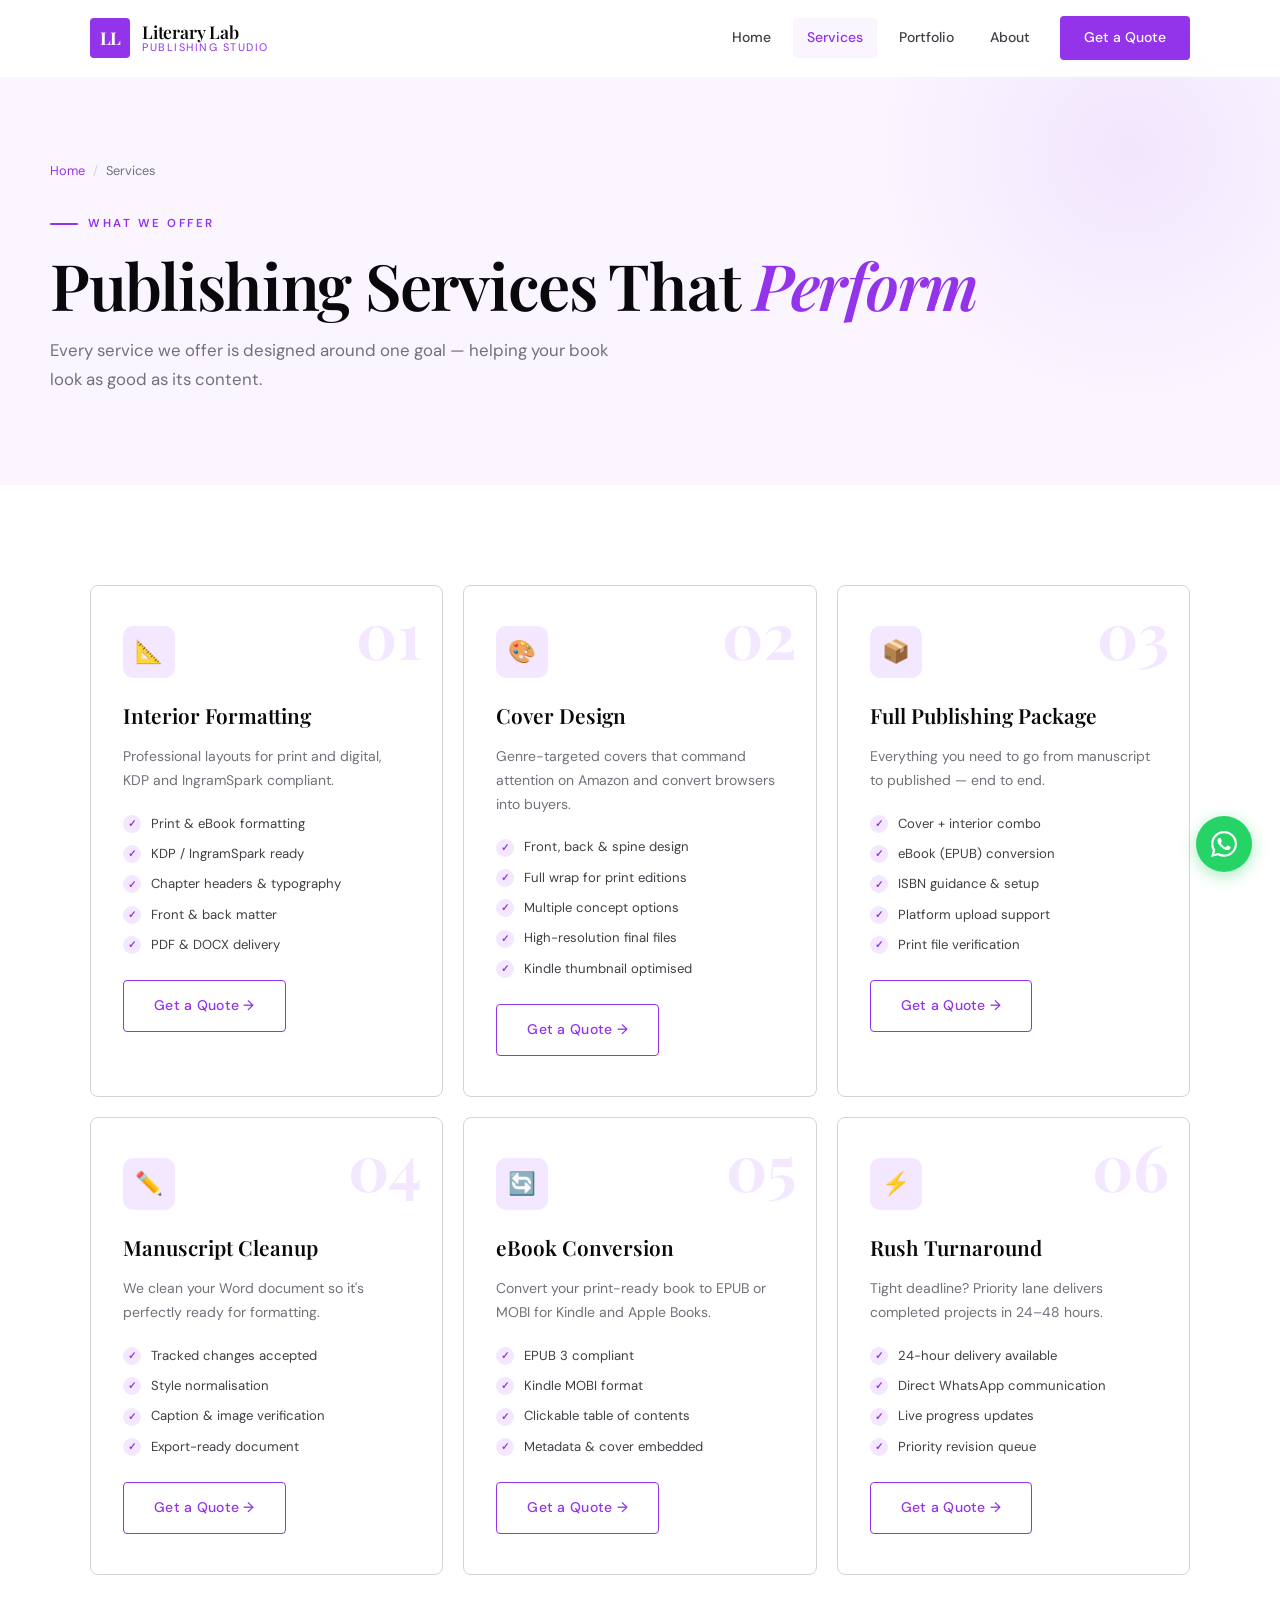
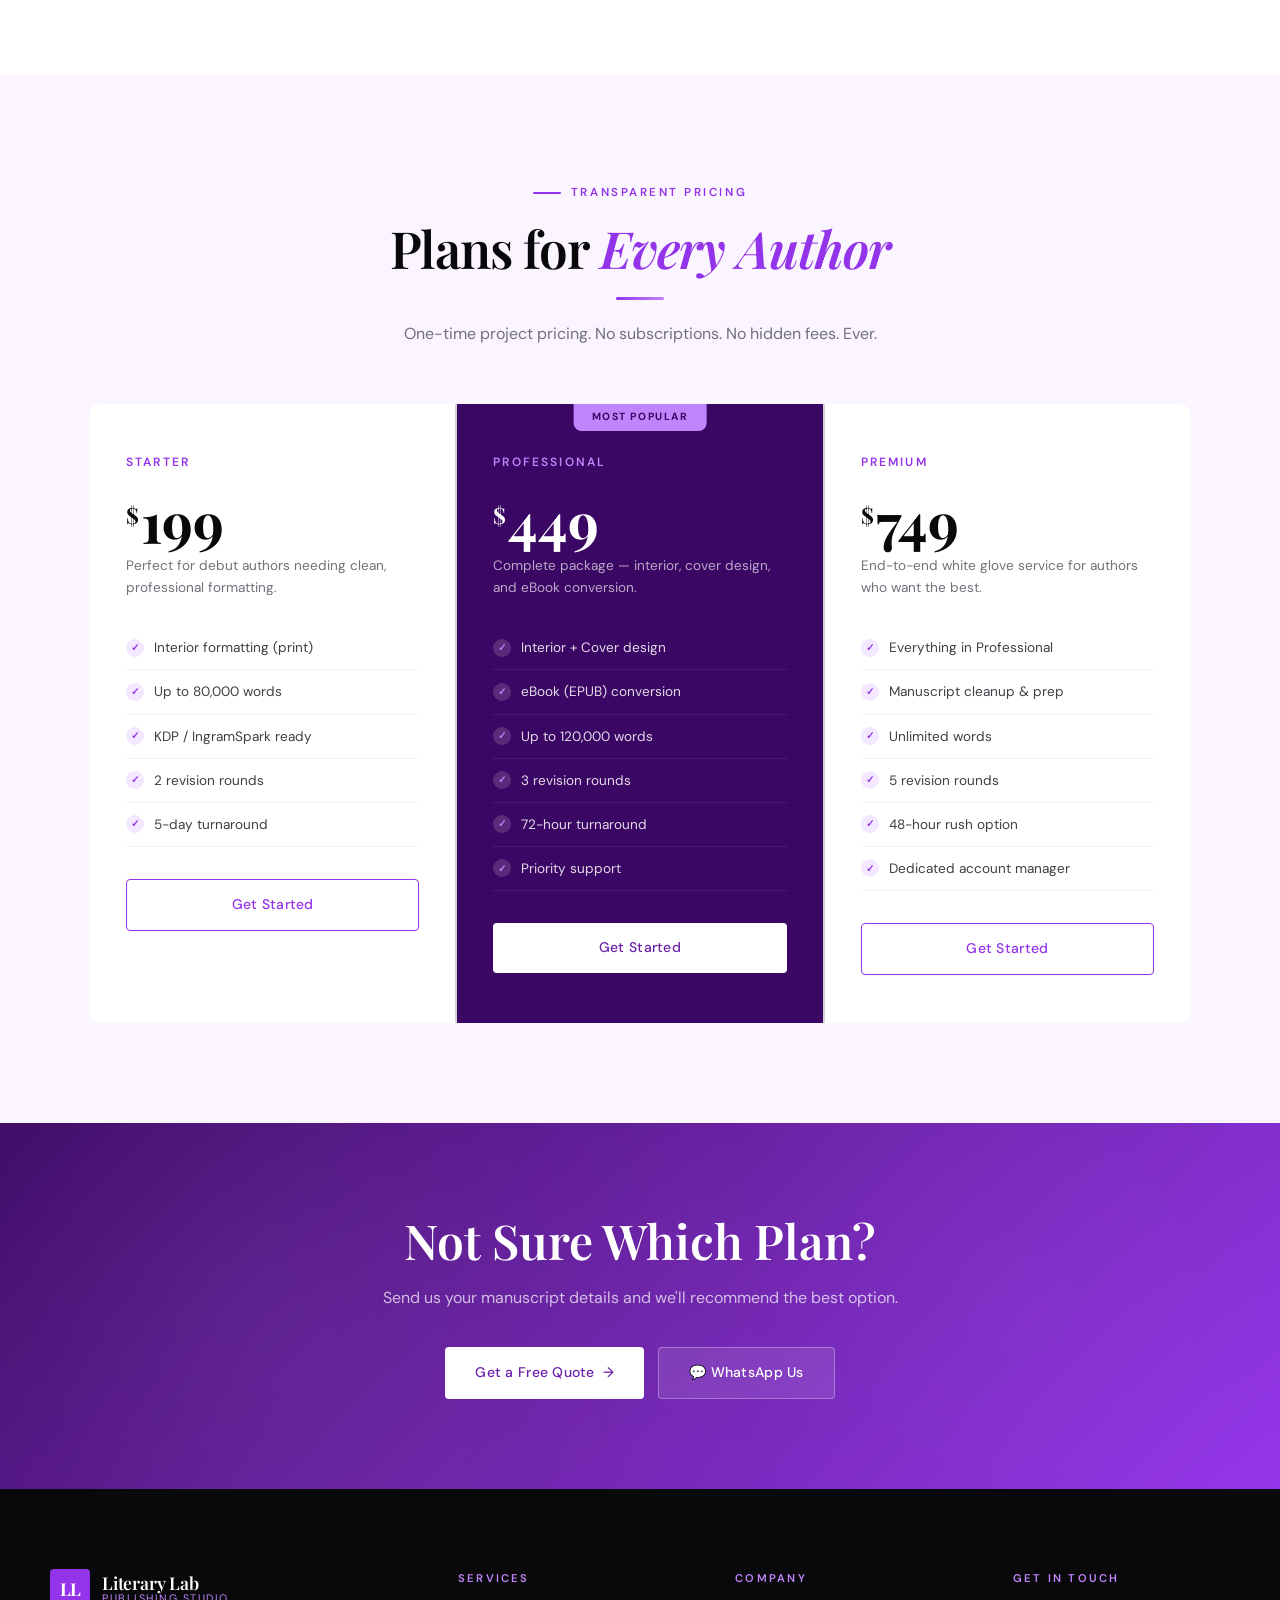
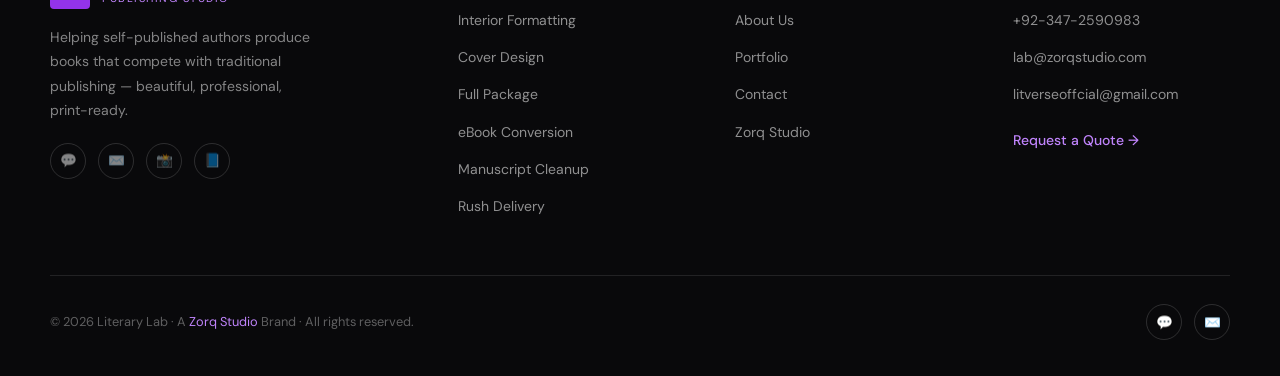
<file: services.html>
<!DOCTYPE html>
<html lang="en">
<head>
  <meta charset="UTF-8"/>
  <meta name="viewport" content="width=device-width, initial-scale=1.0"/>
  <title>Services – Literary Lab Publishing Studio</title>
  <meta name="description" content="Professional book formatting, cover design, eBook conversion, and full publishing packages."/>
  <link rel="stylesheet" href="css/style.css"/>
</head>
<body>

<div id="header-placeholder"></div>
<script src="components/header.js"></script>

<div class="page-hero">
  <div class="page-hero-inner">
    <div class="breadcrumb"><a href="index.html">Home</a><span>/</span>Services</div>
    <div class="eyebrow">What We Offer</div>
    <h1>Publishing Services That <em>Perform</em></h1>
    <p>Every service we offer is designed around one goal — helping your book look as good as its content.</p>
  </div>
</div>

<section class="section" style="background:var(--white);">
  <div class="container">
    <div class="services-grid">
      <div class="service-card-full reveal" id="formatting"><div class="service-num">01</div><div class="card-icon">📐</div><h3>Interior Formatting</h3><p>Professional layouts for print and digital, KDP and IngramSpark compliant.</p><div class="service-features"><div class="service-feature"><div class="feature-check">✓</div>Print & eBook formatting</div><div class="service-feature"><div class="feature-check">✓</div>KDP / IngramSpark ready</div><div class="service-feature"><div class="feature-check">✓</div>Chapter headers & typography</div><div class="service-feature"><div class="feature-check">✓</div>Front & back matter</div><div class="service-feature"><div class="feature-check">✓</div>PDF & DOCX delivery</div></div><a href="contact.html" class="btn btn-outline" style="margin-top:24px;display:inline-flex;">Get a Quote →</a></div>
      <div class="service-card-full reveal delay-1" id="cover"><div class="service-num">02</div><div class="card-icon">🎨</div><h3>Cover Design</h3><p>Genre-targeted covers that command attention on Amazon and convert browsers into buyers.</p><div class="service-features"><div class="service-feature"><div class="feature-check">✓</div>Front, back & spine design</div><div class="service-feature"><div class="feature-check">✓</div>Full wrap for print editions</div><div class="service-feature"><div class="feature-check">✓</div>Multiple concept options</div><div class="service-feature"><div class="feature-check">✓</div>High-resolution final files</div><div class="service-feature"><div class="feature-check">✓</div>Kindle thumbnail optimised</div></div><a href="contact.html" class="btn btn-outline" style="margin-top:24px;display:inline-flex;">Get a Quote →</a></div>
      <div class="service-card-full reveal delay-2" id="package"><div class="service-num">03</div><div class="card-icon">📦</div><h3>Full Publishing Package</h3><p>Everything you need to go from manuscript to published — end to end.</p><div class="service-features"><div class="service-feature"><div class="feature-check">✓</div>Cover + interior combo</div><div class="service-feature"><div class="feature-check">✓</div>eBook (EPUB) conversion</div><div class="service-feature"><div class="feature-check">✓</div>ISBN guidance & setup</div><div class="service-feature"><div class="feature-check">✓</div>Platform upload support</div><div class="service-feature"><div class="feature-check">✓</div>Print file verification</div></div><a href="contact.html" class="btn btn-outline" style="margin-top:24px;display:inline-flex;">Get a Quote →</a></div>
      <div class="service-card-full reveal" id="cleanup"><div class="service-num">04</div><div class="card-icon">✏️</div><h3>Manuscript Cleanup</h3><p>We clean your Word document so it's perfectly ready for formatting.</p><div class="service-features"><div class="service-feature"><div class="feature-check">✓</div>Tracked changes accepted</div><div class="service-feature"><div class="feature-check">✓</div>Style normalisation</div><div class="service-feature"><div class="feature-check">✓</div>Caption & image verification</div><div class="service-feature"><div class="feature-check">✓</div>Export-ready document</div></div><a href="contact.html" class="btn btn-outline" style="margin-top:24px;display:inline-flex;">Get a Quote →</a></div>
      <div class="service-card-full reveal delay-1" id="ebook"><div class="service-num">05</div><div class="card-icon">🔄</div><h3>eBook Conversion</h3><p>Convert your print-ready book to EPUB or MOBI for Kindle and Apple Books.</p><div class="service-features"><div class="service-feature"><div class="feature-check">✓</div>EPUB 3 compliant</div><div class="service-feature"><div class="feature-check">✓</div>Kindle MOBI format</div><div class="service-feature"><div class="feature-check">✓</div>Clickable table of contents</div><div class="service-feature"><div class="feature-check">✓</div>Metadata & cover embedded</div></div><a href="contact.html" class="btn btn-outline" style="margin-top:24px;display:inline-flex;">Get a Quote →</a></div>
      <div class="service-card-full reveal delay-2" id="rush"><div class="service-num">06</div><div class="card-icon">⚡</div><h3>Rush Turnaround</h3><p>Tight deadline? Priority lane delivers completed projects in 24–48 hours.</p><div class="service-features"><div class="service-feature"><div class="feature-check">✓</div>24-hour delivery available</div><div class="service-feature"><div class="feature-check">✓</div>Direct WhatsApp communication</div><div class="service-feature"><div class="feature-check">✓</div>Live progress updates</div><div class="service-feature"><div class="feature-check">✓</div>Priority revision queue</div></div><a href="contact.html" class="btn btn-outline" style="margin-top:24px;display:inline-flex;">Get a Quote →</a></div>
    </div>
  </div>
</section>

<!-- ══ PRICING ══ -->
<section class="section" style="background:var(--purple-ghost);">
  <div class="container">
    <div class="text-center reveal">
      <div class="eyebrow">Transparent Pricing</div>
      <h2 class="section-title">Plans for <em>Every Author</em></h2>
      <div class="divider center"></div>
      <p class="section-sub">One-time project pricing. No subscriptions. No hidden fees. Ever.</p>
    </div>
    <div class="pricing-grid" style="margin-top:56px;">
      <!-- LL:PRICING:START -->
      <div class="pricing-card reveal">
        <div class="plan-name">Starter</div>
        <div class="plan-price"><sup>$</sup>199</div>
        <div class="plan-desc">Perfect for debut authors needing clean, professional formatting.</div>
        <div class="plan-features-list">
          <div class="plan-feature"><div class="feature-check">✓</div>Interior formatting (print)</div>
          <div class="plan-feature"><div class="feature-check">✓</div>Up to 80,000 words</div>
          <div class="plan-feature"><div class="feature-check">✓</div>KDP / IngramSpark ready</div>
          <div class="plan-feature"><div class="feature-check">✓</div>2 revision rounds</div>
          <div class="plan-feature"><div class="feature-check">✓</div>5-day turnaround</div>
        </div>
        <a href="contact.html" class="btn btn-outline" style="display:block;text-align:center;">Get Started</a>
      </div>
      <div class="pricing-card popular reveal delay-2">
        <div class="popular-badge">Most Popular</div>
        <div class="plan-name" style="color:var(--purple-light);">Professional</div>
        <div class="plan-price"><sup>$</sup>449</div>
        <div class="plan-desc">Complete package — interior, cover design, and eBook conversion.</div>
        <div class="plan-features-list">
          <div class="plan-feature"><div class="feature-check" style="background:rgba(255,255,255,0.15);color:var(--purple-light);">✓</div>Interior + Cover design</div>
          <div class="plan-feature"><div class="feature-check" style="background:rgba(255,255,255,0.15);color:var(--purple-light);">✓</div>eBook (EPUB) conversion</div>
          <div class="plan-feature"><div class="feature-check" style="background:rgba(255,255,255,0.15);color:var(--purple-light);">✓</div>Up to 120,000 words</div>
          <div class="plan-feature"><div class="feature-check" style="background:rgba(255,255,255,0.15);color:var(--purple-light);">✓</div>3 revision rounds</div>
          <div class="plan-feature"><div class="feature-check" style="background:rgba(255,255,255,0.15);color:var(--purple-light);">✓</div>72-hour turnaround</div>
          <div class="plan-feature"><div class="feature-check" style="background:rgba(255,255,255,0.15);color:var(--purple-light);">✓</div>Priority support</div>
        </div>
        <a href="contact.html" class="btn btn-white" style="display:block;text-align:center;">Get Started</a>
      </div>
      <div class="pricing-card reveal delay-4">
        <div class="plan-name">Premium</div>
        <div class="plan-price"><sup>$</sup>749</div>
        <div class="plan-desc">End-to-end white glove service for authors who want the best.</div>
        <div class="plan-features-list">
          <div class="plan-feature"><div class="feature-check">✓</div>Everything in Professional</div>
          <div class="plan-feature"><div class="feature-check">✓</div>Manuscript cleanup & prep</div>
          <div class="plan-feature"><div class="feature-check">✓</div>Unlimited words</div>
          <div class="plan-feature"><div class="feature-check">✓</div>5 revision rounds</div>
          <div class="plan-feature"><div class="feature-check">✓</div>48-hour rush option</div>
          <div class="plan-feature"><div class="feature-check">✓</div>Dedicated account manager</div>
        </div>
        <a href="contact.html" class="btn btn-outline" style="display:block;text-align:center;">Get Started</a>
      </div>
      <!-- LL:PRICING:END -->
    </div>
  </div>
</section>

<div class="cta-banner">
  <div class="cta-banner-inner reveal">
    <h2>Not Sure Which Plan?</h2>
    <p>Send us your manuscript details and we'll recommend the best option.</p>
    <div class="cta-banner-actions">
      <a href="contact.html" class="btn btn-white btn-arrow">Get a Free Quote</a>
      <a href="https://wa.me/923472590983" target="_blank" class="btn" style="background:rgba(255,255,255,0.1);color:white;border:1.5px solid rgba(255,255,255,0.3);">💬 WhatsApp Us</a>
    </div>
  </div>
</div>

<div id="footer-placeholder"></div>
<script src="components/footer.js"></script>
</body>
</html>
</file>
<file: css/style.css>
/* ========================================
   LITERARY LAB — MAIN STYLESHEET
   Light Purple · Black · White
   ======================================== */

@import url('https://fonts.googleapis.com/css2?family=Playfair+Display:ital,wght@0,400;0,500;0,600;0,700;1,400;1,600&family=DM+Sans:wght@300;400;500;600&display=swap');

/* ── RESET & BASE ── */
*, *::before, *::after { box-sizing: border-box; margin: 0; padding: 0; }
html { scroll-behavior: smooth; font-size: 16px; }

:root {
  --purple-deep:  #3B0764;
  --purple-dark:  #6B21A8;
  --purple:       #9333EA;
  --purple-mid:   #A855F7;
  --purple-light: #C084FC;
  --purple-pale:  #F3E8FF;
  --purple-ghost: #FAF5FF;
  --black:        #09090B;
  --gray-900:     #18181B;
  --gray-700:     #3F3F46;
  --gray-500:     #71717A;
  --gray-300:     #D4D4D8;
  --gray-100:     #F4F4F5;
  --white:        #FFFFFF;
  --ff-display:   'Playfair Display', Georgia, serif;
  --ff-body:      'DM Sans', sans-serif;
  --max:          1180px;
  --radius:       4px;
  --shadow-sm:    0 1px 3px rgba(0,0,0,0.08), 0 1px 2px rgba(0,0,0,0.06);
  --shadow-md:    0 4px 16px rgba(107,33,168,0.1), 0 2px 6px rgba(0,0,0,0.06);
  --shadow-lg:    0 12px 40px rgba(107,33,168,0.15), 0 4px 12px rgba(0,0,0,0.08);
  --transition:   0.28s cubic-bezier(0.4, 0, 0.2, 1);
}

body {
  background: var(--white);
  color: var(--black);
  font-family: var(--ff-body);
  font-weight: 400;
  line-height: 1.7;
  overflow-x: hidden;
}

::-webkit-scrollbar { width: 5px; }
::-webkit-scrollbar-track { background: var(--gray-100); }
::-webkit-scrollbar-thumb { background: var(--purple-light); border-radius: 10px; }

a { text-decoration: none; color: inherit; }
img { max-width: 100%; display: block; }
ul { list-style: none; }
button { cursor: pointer; border: none; background: none; font-family: inherit; }

/* ── HEADER PLACEHOLDER ── */
#header-placeholder { min-height: 76px; }

/* ── NAVIGATION ── */
.site-header {
  position: fixed;
  top: 0; left: 0; right: 0;
  z-index: 1000;
  background: rgba(255,255,255,0.95);
  backdrop-filter: blur(16px);
  border-bottom: 1px solid transparent;
  transition: border-color var(--transition), box-shadow var(--transition);
}
.site-header.scrolled {
  border-bottom-color: var(--gray-300);
  box-shadow: var(--shadow-sm);
}
.nav-inner {
  max-width: var(--max);
  margin: 0 auto;
  padding: 0 40px;
  height: 76px;
  display: flex;
  align-items: center;
  justify-content: space-between;
}
.nav-logo {
  display: flex;
  align-items: center;
  gap: 12px;
}
.logo-mark {
  width: 40px;
  height: 40px;
  background: var(--purple);
  border-radius: var(--radius);
  display: flex;
  align-items: center;
  justify-content: center;
  font-family: var(--ff-display);
  font-weight: 700;
  color: var(--white);
  font-size: 1.1rem;
  letter-spacing: -0.03em;
  flex-shrink: 0;
  /* Replace this with <img> tag for your actual logo */
}
.logo-text {
  display: flex;
  flex-direction: column;
  line-height: 1.1;
}
.logo-name {
  font-family: var(--ff-display);
  font-size: 1.1rem;
  font-weight: 600;
  color: var(--black);
  letter-spacing: -0.01em;
}
.logo-sub {
  font-size: 0.68rem;
  font-weight: 400;
  color: var(--purple);
  letter-spacing: 0.14em;
  text-transform: uppercase;
}
.nav-menu {
  display: flex;
  align-items: center;
  gap: 8px;
}
.nav-link {
  font-size: 0.875rem;
  font-weight: 500;
  color: var(--gray-700);
  padding: 8px 14px;
  border-radius: var(--radius);
  transition: color var(--transition), background var(--transition);
  white-space: nowrap;
}
.nav-link:hover, .nav-link.active {
  color: var(--purple-dark);
  background: var(--purple-ghost);
}
.nav-link.active { color: var(--purple); }
.nav-cta-btn {
  background: var(--purple);
  color: var(--white);
  padding: 10px 24px;
  border-radius: var(--radius);
  font-size: 0.875rem;
  font-weight: 500;
  margin-left: 8px;
  transition: background var(--transition), transform var(--transition), box-shadow var(--transition);
}
.nav-cta-btn:hover {
  background: var(--purple-dark);
  transform: translateY(-1px);
  box-shadow: 0 6px 20px rgba(147,51,234,0.28);
}
.hamburger {
  display: none;
  flex-direction: column;
  gap: 5px;
  padding: 6px;
  cursor: pointer;
  border-radius: var(--radius);
}
.hamburger span {
  display: block;
  width: 22px;
  height: 2px;
  background: var(--black);
  border-radius: 2px;
  transition: transform 0.3s, opacity 0.3s;
}
.hamburger.open span:nth-child(1) { transform: translateY(7px) rotate(45deg); }
.hamburger.open span:nth-child(2) { opacity: 0; }
.hamburger.open span:nth-child(3) { transform: translateY(-7px) rotate(-45deg); }

/* ── MOBILE NAV ── */
.mobile-nav-overlay {
  display: none;
  position: fixed;
  inset: 76px 0 0 0;
  background: var(--white);
  z-index: 999;
  flex-direction: column;
  padding: 32px 40px;
  gap: 6px;
  border-top: 1px solid var(--gray-300);
  animation: slideDown 0.25s ease;
}
.mobile-nav-overlay.open { display: flex; }
.mobile-nav-link {
  font-family: var(--ff-display);
  font-size: 1.6rem;
  font-weight: 500;
  color: var(--black);
  padding: 10px 0;
  border-bottom: 1px solid var(--gray-100);
  transition: color var(--transition);
}
.mobile-nav-link:hover { color: var(--purple); }
.mobile-nav-cta {
  margin-top: 20px;
  background: var(--purple);
  color: var(--white);
  padding: 14px 24px;
  border-radius: var(--radius);
  font-size: 1rem;
  font-weight: 500;
  text-align: center;
}

/* ── FOOTER ── */
.site-footer {
  background: var(--black);
  color: var(--white);
  padding: 80px 40px 36px;
}
.footer-inner {
  max-width: var(--max);
  margin: 0 auto;
}
.footer-top {
  display: grid;
  grid-template-columns: 1.6fr 1fr 1fr 1fr;
  gap: 60px;
  padding-bottom: 56px;
  border-bottom: 1px solid rgba(255,255,255,0.1);
}
.footer-brand .logo-name { color: var(--white); }
.footer-brand .logo-sub { color: var(--purple-light); }
.footer-brand p {
  margin-top: 16px;
  font-size: 0.875rem;
  color: rgba(255,255,255,0.5);
  line-height: 1.75;
  max-width: 260px;
}
.footer-col h5 {
  font-size: 0.7rem;
  font-weight: 600;
  letter-spacing: 0.2em;
  text-transform: uppercase;
  color: var(--purple-light);
  margin-bottom: 18px;
}
.footer-col ul { display: flex; flex-direction: column; gap: 10px; }
.footer-col ul li a {
  font-size: 0.875rem;
  color: rgba(255,255,255,0.55);
  transition: color var(--transition);
}
.footer-col ul li a:hover { color: var(--white); }
.footer-bottom {
  padding-top: 28px;
  display: flex;
  align-items: center;
  justify-content: space-between;
}
.footer-bottom p { font-size: 0.8rem; color: rgba(255,255,255,0.35); }
.footer-bottom a { color: var(--purple-light); }
.footer-socials { display: flex; gap: 12px; }
.social-link {
  width: 36px;
  height: 36px;
  border: 1px solid rgba(255,255,255,0.15);
  border-radius: 50%;
  display: flex;
  align-items: center;
  justify-content: center;
  font-size: 0.85rem;
  color: rgba(255,255,255,0.5);
  transition: border-color var(--transition), color var(--transition), background var(--transition);
}
.social-link:hover {
  border-color: var(--purple-light);
  color: var(--purple-light);
  background: rgba(147,51,234,0.15);
}

/* ── UTILITY CLASSES ── */
.container { max-width: var(--max); margin: 0 auto; padding: 0 40px; }
.section { padding: 100px 0; }
.section-sm { padding: 70px 0; }

.eyebrow {
  display: inline-flex;
  align-items: center;
  gap: 10px;
  font-size: 0.72rem;
  font-weight: 600;
  letter-spacing: 0.22em;
  text-transform: uppercase;
  color: var(--purple);
  margin-bottom: 16px;
}
.eyebrow::before {
  content: '';
  display: block;
  width: 28px;
  height: 2px;
  background: var(--purple);
  border-radius: 2px;
}
.section-title {
  font-family: var(--ff-display);
  font-size: clamp(2rem, 4vw, 3.2rem);
  font-weight: 600;
  line-height: 1.15;
  color: var(--black);
  letter-spacing: -0.02em;
}
.section-title em { font-style: italic; color: var(--purple); }
.section-sub {
  font-size: 1rem;
  color: var(--gray-500);
  line-height: 1.75;
  max-width: 520px;
  margin-top: 14px;
}
.text-center { text-align: center; }
.text-center .section-sub { margin: 14px auto 0; }

.divider {
  width: 48px;
  height: 3px;
  background: linear-gradient(90deg, var(--purple), var(--purple-light));
  border-radius: 2px;
  margin: 20px 0;
}
.divider.center { margin: 20px auto; }

/* ── BUTTONS ── */
.btn {
  display: inline-flex;
  align-items: center;
  gap: 8px;
  padding: 13px 30px;
  border-radius: var(--radius);
  font-family: var(--ff-body);
  font-size: 0.875rem;
  font-weight: 500;
  letter-spacing: 0.02em;
  transition: all var(--transition);
  white-space: nowrap;
}
.btn-primary {
  background: var(--purple);
  color: var(--white);
}
.btn-primary:hover {
  background: var(--purple-dark);
  transform: translateY(-2px);
  box-shadow: 0 8px 24px rgba(147,51,234,0.28);
}
.btn-outline {
  background: transparent;
  color: var(--purple);
  border: 1.5px solid var(--purple);
}
.btn-outline:hover {
  background: var(--purple-ghost);
  transform: translateY(-2px);
}
.btn-white {
  background: var(--white);
  color: var(--purple-dark);
}
.btn-white:hover {
  background: var(--purple-ghost);
  transform: translateY(-2px);
}
.btn-arrow::after { content: ' →'; }

/* ── REVEAL ANIMATIONS ── */
.reveal {
  opacity: 0;
  transform: translateY(30px);
  transition: opacity 0.65s ease, transform 0.65s ease;
}
.reveal.visible {
  opacity: 1;
  transform: none;
}
.reveal-left {
  opacity: 0;
  transform: translateX(-30px);
  transition: opacity 0.65s ease, transform 0.65s ease;
}
.reveal-left.visible { opacity: 1; transform: none; }
.reveal-right {
  opacity: 0;
  transform: translateX(30px);
  transition: opacity 0.65s ease, transform 0.65s ease;
}
.reveal-right.visible { opacity: 1; transform: none; }
.delay-1 { transition-delay: 0.1s; }
.delay-2 { transition-delay: 0.2s; }
.delay-3 { transition-delay: 0.3s; }
.delay-4 { transition-delay: 0.4s; }
.delay-5 { transition-delay: 0.5s; }

/* ── PAGE HERO (shared) ── */
.page-hero {
  padding: 160px 40px 90px;
  background: var(--purple-ghost);
  position: relative;
  overflow: hidden;
}
.page-hero::before {
  content: '';
  position: absolute;
  top: -100px; right: -100px;
  width: 500px; height: 500px;
  border-radius: 50%;
  background: radial-gradient(circle, rgba(147,51,234,0.08) 0%, transparent 70%);
  pointer-events: none;
}
.page-hero-inner { max-width: var(--max); margin: 0 auto; }
.page-hero h1 {
  font-family: var(--ff-display);
  font-size: clamp(2.5rem, 5vw, 4rem);
  font-weight: 600;
  line-height: 1.1;
  color: var(--black);
  letter-spacing: -0.02em;
  margin-bottom: 16px;
}
.page-hero h1 em { font-style: italic; color: var(--purple); }
.page-hero p {
  font-size: 1.05rem;
  color: var(--gray-500);
  max-width: 560px;
  line-height: 1.75;
}
.breadcrumb {
  display: flex;
  align-items: center;
  gap: 8px;
  font-size: 0.8rem;
  color: var(--gray-500);
  margin-bottom: 24px;
}
.breadcrumb a { color: var(--purple); }
.breadcrumb span { color: var(--gray-300); }

/* ── CARDS ── */
.card {
  background: var(--white);
  border: 1px solid var(--gray-300);
  border-radius: 8px;
  padding: 36px;
  transition: transform var(--transition), box-shadow var(--transition), border-color var(--transition);
}
.card:hover {
  transform: translateY(-5px);
  box-shadow: var(--shadow-lg);
  border-color: var(--purple-light);
}
.card-icon {
  width: 52px; height: 52px;
  background: var(--purple-pale);
  border-radius: 10px;
  display: flex;
  align-items: center;
  justify-content: center;
  font-size: 1.4rem;
  margin-bottom: 20px;
}
.card h3 {
  font-family: var(--ff-display);
  font-size: 1.25rem;
  font-weight: 600;
  color: var(--black);
  margin-bottom: 10px;
}
.card p { font-size: 0.9rem; color: var(--gray-500); line-height: 1.7; }

/* ── STATS ── */
.stats-row {
  display: grid;
  grid-template-columns: repeat(4, 1fr);
  gap: 2px;
  background: var(--gray-300);
  border: 1px solid var(--gray-300);
  border-radius: 8px;
  overflow: hidden;
}
.stat-item {
  background: var(--white);
  padding: 40px 32px;
  text-align: center;
}
.stat-num {
  font-family: var(--ff-display);
  font-size: 2.8rem;
  font-weight: 700;
  color: var(--purple);
  line-height: 1;
  margin-bottom: 6px;
}
.stat-label { font-size: 0.82rem; color: var(--gray-500); letter-spacing: 0.06em; }

/* ── PORTFOLIO GRID ── */
.portfolio-grid {
  display: grid;
  grid-template-columns: repeat(3, 1fr);
  gap: 20px;
}
.portfolio-item {
  position: relative;
  border-radius: 8px;
  overflow: hidden;
  background: var(--purple-pale);
  aspect-ratio: 3/4;
  cursor: pointer;
}
.portfolio-item.landscape { aspect-ratio: 4/3; }
.portfolio-thumb {
  width: 100%;
  height: 100%;
  object-fit: cover;
  transition: transform 0.5s ease;
}
.portfolio-placeholder {
  width: 100%;
  height: 100%;
  display: flex;
  flex-direction: column;
  align-items: center;
  justify-content: center;
  gap: 12px;
  background: linear-gradient(135deg, var(--purple-pale) 0%, #E9D5FF 100%);
  color: var(--purple-dark);
}
.portfolio-placeholder span { font-size: 2.5rem; }
.portfolio-placeholder p { font-size: 0.8rem; font-weight: 500; opacity: 0.7; text-align: center; padding: 0 16px; }
.portfolio-overlay {
  position: absolute;
  inset: 0;
  background: linear-gradient(to top, rgba(59,7,100,0.85) 0%, transparent 50%);
  opacity: 0;
  transition: opacity 0.35s ease;
  display: flex;
  align-items: flex-end;
  padding: 24px;
}
.portfolio-item:hover .portfolio-overlay { opacity: 1; }
.portfolio-item:hover .portfolio-thumb { transform: scale(1.04); }
.portfolio-overlay-content h4 {
  font-family: var(--ff-display);
  font-size: 1rem;
  font-weight: 600;
  color: var(--white);
  margin-bottom: 4px;
}
.portfolio-overlay-content span {
  font-size: 0.75rem;
  color: var(--purple-light);
  letter-spacing: 0.1em;
  text-transform: uppercase;
}
.portfolio-badge {
  position: absolute;
  top: 12px; right: 12px;
  background: var(--purple);
  color: var(--white);
  font-size: 0.65rem;
  font-weight: 600;
  letter-spacing: 0.12em;
  text-transform: uppercase;
  padding: 4px 10px;
  border-radius: 20px;
}

/* ── FILTER TABS ── */
.filter-tabs {
  display: flex;
  gap: 8px;
  margin-bottom: 40px;
  flex-wrap: wrap;
}
.filter-tab {
  padding: 9px 22px;
  border-radius: 24px;
  border: 1.5px solid var(--gray-300);
  font-size: 0.82rem;
  font-weight: 500;
  color: var(--gray-700);
  cursor: pointer;
  transition: all var(--transition);
  background: var(--white);
}
.filter-tab:hover { border-color: var(--purple); color: var(--purple); }
.filter-tab.active {
  background: var(--purple);
  border-color: var(--purple);
  color: var(--white);
}

/* ── CTA BANNER ── */
.cta-banner {
  background: linear-gradient(135deg, var(--purple-deep) 0%, var(--purple-dark) 50%, var(--purple) 100%);
  padding: 90px 40px;
  text-align: center;
  position: relative;
  overflow: hidden;
}
.cta-banner::before {
  content: '';
  position: absolute;
  inset: 0;
  background-image: radial-gradient(circle at 20% 50%, rgba(255,255,255,0.06) 0%, transparent 50%),
                    radial-gradient(circle at 80% 50%, rgba(255,255,255,0.04) 0%, transparent 50%);
}
.cta-banner-inner { position: relative; max-width: 680px; margin: 0 auto; }
.cta-banner h2 {
  font-family: var(--ff-display);
  font-size: clamp(2rem, 4vw, 3rem);
  font-weight: 600;
  color: var(--white);
  line-height: 1.15;
  margin-bottom: 16px;
}
.cta-banner p { color: rgba(255,255,255,0.7); font-size: 1rem; margin-bottom: 36px; }
.cta-banner-actions { display: flex; gap: 14px; justify-content: center; flex-wrap: wrap; }

/* ── FORM ── */
.form-group { margin-bottom: 20px; }
.form-group label {
  display: block;
  font-size: 0.78rem;
  font-weight: 600;
  letter-spacing: 0.1em;
  text-transform: uppercase;
  color: var(--gray-700);
  margin-bottom: 8px;
}
.form-group input,
.form-group select,
.form-group textarea {
  width: 100%;
  padding: 13px 16px;
  border: 1.5px solid var(--gray-300);
  border-radius: var(--radius);
  font-family: var(--ff-body);
  font-size: 0.9rem;
  color: var(--black);
  background: var(--white);
  outline: none;
  transition: border-color var(--transition), box-shadow var(--transition);
  -webkit-appearance: none;
}
.form-group input:focus,
.form-group select:focus,
.form-group textarea:focus {
  border-color: var(--purple);
  box-shadow: 0 0 0 3px rgba(147,51,234,0.1);
}
.form-group input::placeholder,
.form-group textarea::placeholder { color: var(--gray-300); }
.form-group textarea { resize: vertical; min-height: 120px; }
.form-group select {
  background-image: url("data:image/svg+xml,%3Csvg xmlns='http://www.w3.org/2000/svg' width='12' height='7'%3E%3Cpath d='M6 7L0 0h12z' fill='%2371717A'/%3E%3C/svg%3E");
  background-repeat: no-repeat;
  background-position: right 16px center;
  padding-right: 40px;
  cursor: pointer;
}
.form-row { display: grid; grid-template-columns: 1fr 1fr; gap: 16px; }
.form-success-msg {
  display: none;
  text-align: center;
  padding: 40px;
  background: var(--purple-ghost);
  border-radius: 8px;
  border: 1px solid var(--purple-pale);
}
.form-success-msg .icon { font-size: 3rem; margin-bottom: 12px; }
.form-success-msg h4 { font-family: var(--ff-display); font-size: 1.5rem; color: var(--purple-dark); margin-bottom: 8px; }
.form-success-msg p { color: var(--gray-500); font-size: 0.9rem; }

/* ── WHATSAPP FLOAT ── */
.wa-float {
  position: fixed;
  bottom: 28px; right: 28px;
  z-index: 500;
  width: 56px; height: 56px;
  border-radius: 50%;
  background: #25D366;
  box-shadow: 0 4px 16px rgba(37,211,102,0.4);
  display: flex;
  align-items: center;
  justify-content: center;
  transition: transform var(--transition), box-shadow var(--transition);
  animation: waPulse 3s ease-in-out infinite;
}
.wa-float:hover {
  transform: scale(1.1);
  box-shadow: 0 6px 24px rgba(37,211,102,0.55);
  animation: none;
}
.wa-float svg { width: 26px; height: 26px; fill: white; }

/* ── HOME — HERO ── */
.home-hero {
  min-height: 100vh;
  display: flex;
  align-items: center;
  padding: 140px 40px 80px;
  position: relative;
  overflow: hidden;
  background: var(--white);
}
.hero-bg-shape {
  position: absolute;
  top: -200px; right: -200px;
  width: 800px; height: 800px;
  border-radius: 50%;
  background: radial-gradient(circle, var(--purple-pale) 0%, rgba(243,232,255,0) 70%);
  pointer-events: none;
}
.hero-bg-shape2 {
  position: absolute;
  bottom: -100px; left: -100px;
  width: 500px; height: 500px;
  border-radius: 50%;
  background: radial-gradient(circle, rgba(192,132,252,0.08) 0%, transparent 70%);
  pointer-events: none;
}
.hero-grid {
  max-width: var(--max);
  margin: 0 auto;
  display: grid;
  grid-template-columns: 1.1fr 1fr;
  gap: 80px;
  align-items: center;
  position: relative;
  z-index: 1;
}
.hero-eyebrow {
  display: inline-flex;
  align-items: center;
  gap: 10px;
  background: var(--purple-pale);
  color: var(--purple-dark);
  font-size: 0.72rem;
  font-weight: 600;
  letter-spacing: 0.2em;
  text-transform: uppercase;
  padding: 7px 16px;
  border-radius: 24px;
  margin-bottom: 24px;
}
.hero-eyebrow::before {
  content: '';
  width: 6px; height: 6px;
  border-radius: 50%;
  background: var(--purple);
}
.home-hero h1 {
  font-family: var(--ff-display);
  font-size: clamp(2.8rem, 5.5vw, 5rem);
  font-weight: 600;
  line-height: 1.08;
  color: var(--black);
  letter-spacing: -0.03em;
  margin-bottom: 24px;
}
.home-hero h1 em { font-style: italic; color: var(--purple); }
.home-hero p {
  font-size: 1.05rem;
  color: var(--gray-500);
  line-height: 1.8;
  max-width: 460px;
  margin-bottom: 40px;
}
.hero-actions { display: flex; gap: 14px; flex-wrap: wrap; margin-bottom: 50px; }
.hero-trust {
  display: flex;
  align-items: center;
  gap: 14px;
  padding-top: 28px;
  border-top: 1px solid var(--gray-100);
}
.trust-avatars { display: flex; }
.trust-avatar {
  width: 34px; height: 34px;
  border-radius: 50%;
  border: 2px solid var(--white);
  background: var(--purple-pale);
  display: flex;
  align-items: center;
  justify-content: center;
  font-size: 0.75rem;
  font-weight: 600;
  color: var(--purple-dark);
  margin-left: -10px;
}
.trust-avatar:first-child { margin-left: 0; }
.trust-text { font-size: 0.82rem; color: var(--gray-500); }
.trust-text strong { color: var(--black); }

/* Hero visual */
.hero-visual {
  position: relative;
}
.hero-books {
  display: grid;
  grid-template-columns: 1fr 1fr;
  gap: 14px;
}
.hero-book-card {
  background: var(--purple-ghost);
  border: 1px solid rgba(147,51,234,0.12);
  border-radius: 8px;
  aspect-ratio: 3/4;
  display: flex;
  align-items: center;
  justify-content: center;
  font-size: 3rem;
  position: relative;
  overflow: hidden;
  transition: transform var(--transition);
}
.hero-book-card:hover { transform: translateY(-4px); }
.hero-book-card:nth-child(1) { margin-top: 20px; }
.hero-book-card:nth-child(4) { margin-top: -20px; }
.hero-book-label {
  position: absolute;
  bottom: 12px; left: 12px; right: 12px;
  background: rgba(59,7,100,0.75);
  border-radius: 4px;
  padding: 6px 10px;
  font-size: 0.7rem;
  color: var(--white);
  font-weight: 500;
}
.floating-badge {
  position: absolute;
  background: var(--white);
  border-radius: 8px;
  padding: 10px 14px;
  box-shadow: var(--shadow-lg);
  display: flex;
  align-items: center;
  gap: 8px;
  font-size: 0.78rem;
  font-weight: 500;
  color: var(--black);
  white-space: nowrap;
  animation: float 4s ease-in-out infinite;
}
.floating-badge.badge-1 { top: -16px; right: -10px; animation-delay: 0s; }
.floating-badge.badge-2 { bottom: -16px; left: -10px; animation-delay: 2s; }
.badge-dot {
  width: 8px; height: 8px;
  border-radius: 50%;
  background: #22C55E;
}

/* ── HOME — MINI PORTFOLIO ── */
.mini-portfolio-grid {
  display: grid;
  grid-template-columns: repeat(3, 1fr);
  gap: 16px;
}
.mini-portfolio-item {
  border-radius: 8px;
  overflow: hidden;
  background: var(--purple-pale);
  aspect-ratio: 3/4;
  position: relative;
  cursor: pointer;
  transition: transform var(--transition), box-shadow var(--transition);
}
.mini-portfolio-item:hover { transform: translateY(-5px); box-shadow: var(--shadow-lg); }
.mini-portfolio-item .portfolio-placeholder { background: linear-gradient(135deg, var(--purple-pale), #DDD6FE); }
.mini-portfolio-item .portfolio-overlay { opacity: 0; }
.mini-portfolio-item:hover .portfolio-overlay { opacity: 1; }

/* ── HOME — PROCESS ── */
.process-grid {
  display: grid;
  grid-template-columns: repeat(4, 1fr);
  gap: 0;
  position: relative;
}
.process-grid::after {
  content: '';
  position: absolute;
  top: 30px; left: 12%; right: 12%;
  height: 1px;
  background: linear-gradient(to right, transparent, var(--purple-light), transparent);
}
.process-step {
  text-align: center;
  padding: 0 20px;
  position: relative;
}
.step-circle {
  width: 60px; height: 60px;
  border: 2px solid var(--purple);
  border-radius: 50%;
  background: var(--white);
  display: flex;
  align-items: center;
  justify-content: center;
  margin: 0 auto 20px;
  font-family: var(--ff-display);
  font-size: 1.2rem;
  font-weight: 600;
  color: var(--purple);
  position: relative;
  z-index: 1;
}
.process-step h4 {
  font-family: var(--ff-display);
  font-size: 1.05rem;
  font-weight: 600;
  color: var(--black);
  margin-bottom: 8px;
}
.process-step p { font-size: 0.85rem; color: var(--gray-500); line-height: 1.65; }

/* ── SERVICES PAGE ── */
.services-grid {
  display: grid;
  grid-template-columns: repeat(3, 1fr);
  gap: 20px;
}
.service-card-full {
  background: var(--white);
  border: 1px solid var(--gray-300);
  border-radius: 8px;
  padding: 40px 32px;
  position: relative;
  overflow: hidden;
  transition: transform var(--transition), box-shadow var(--transition), border-color var(--transition);
}
.service-card-full::before {
  content: '';
  position: absolute;
  top: 0; left: 0; right: 0;
  height: 3px;
  background: linear-gradient(90deg, var(--purple), var(--purple-light));
  transform: scaleX(0);
  transform-origin: left;
  transition: transform 0.4s ease;
}
.service-card-full:hover {
  transform: translateY(-5px);
  box-shadow: var(--shadow-lg);
  border-color: var(--purple-light);
}
.service-card-full:hover::before { transform: scaleX(1); }
.service-num {
  font-family: var(--ff-display);
  font-size: 4rem;
  font-weight: 700;
  color: var(--purple-pale);
  line-height: 1;
  position: absolute;
  top: 16px; right: 20px;
  pointer-events: none;
}
.service-card-full h3 {
  font-family: var(--ff-display);
  font-size: 1.3rem;
  font-weight: 600;
  color: var(--black);
  margin: 20px 0 12px;
}
.service-card-full p { font-size: 0.875rem; color: var(--gray-500); line-height: 1.7; margin-bottom: 20px; }
.service-features { display: flex; flex-direction: column; gap: 8px; }
.service-feature {
  display: flex;
  align-items: center;
  gap: 10px;
  font-size: 0.82rem;
  color: var(--gray-700);
}
.feature-check {
  width: 18px; height: 18px;
  border-radius: 50%;
  background: var(--purple-pale);
  display: flex;
  align-items: center;
  justify-content: center;
  flex-shrink: 0;
  color: var(--purple);
  font-size: 0.65rem;
  font-weight: 700;
}

/* ── PRICING ── */
.pricing-grid {
  display: grid;
  grid-template-columns: repeat(3, 1fr);
  gap: 2px;
  background: var(--gray-300);
  border-radius: 8px;
  overflow: hidden;
}
.pricing-card {
  background: var(--white);
  padding: 48px 36px;
  position: relative;
  transition: background var(--transition);
}
.pricing-card.popular {
  background: var(--purple-deep);
  color: var(--white);
}
.pricing-card.popular .plan-price,
.pricing-card.popular .plan-name { color: var(--white); }
.pricing-card.popular .plan-desc { color: rgba(255,255,255,0.65); }
.pricing-card.popular .plan-feature { color: rgba(255,255,255,0.85); border-bottom-color: rgba(255,255,255,0.08); }
.popular-badge {
  position: absolute;
  top: -1px; left: 50%;
  transform: translateX(-50%);
  background: var(--purple-light);
  color: var(--purple-deep);
  font-size: 0.65rem;
  font-weight: 700;
  letter-spacing: 0.15em;
  text-transform: uppercase;
  padding: 5px 18px;
  border-radius: 0 0 8px 8px;
}
.plan-name {
  font-size: 0.75rem;
  font-weight: 600;
  letter-spacing: 0.18em;
  text-transform: uppercase;
  color: var(--purple);
  margin-bottom: 20px;
}
.plan-price {
  font-family: var(--ff-display);
  font-size: 3.5rem;
  font-weight: 700;
  color: var(--black);
  line-height: 1;
  margin-bottom: 6px;
}
.plan-price sup { font-size: 1.4rem; vertical-align: super; margin-right: 2px; }
.plan-desc { font-size: 0.85rem; color: var(--gray-500); margin-bottom: 28px; line-height: 1.6; }
.plan-features-list { margin-bottom: 32px; }
.plan-feature {
  display: flex;
  align-items: center;
  gap: 10px;
  padding: 10px 0;
  border-bottom: 1px solid var(--gray-100);
  font-size: 0.85rem;
  color: var(--gray-700);
}

/* ── ABOUT PAGE ── */
.about-intro {
  display: grid;
  grid-template-columns: 1fr 1fr;
  gap: 80px;
  align-items: center;
}
.about-visual {
  background: var(--purple-ghost);
  border-radius: 12px;
  aspect-ratio: 4/3;
  display: flex;
  align-items: center;
  justify-content: center;
  font-size: 5rem;
  border: 1px solid rgba(147,51,234,0.12);
  position: relative;
  overflow: hidden;
}
.about-visual::before {
  content: '';
  position: absolute;
  bottom: -60px; right: -60px;
  width: 200px; height: 200px;
  border-radius: 50%;
  background: var(--purple-pale);
}
.values-grid {
  display: grid;
  grid-template-columns: repeat(3, 1fr);
  gap: 20px;
}
.value-card {
  text-align: center;
  padding: 36px 24px;
  background: var(--purple-ghost);
  border-radius: 8px;
  border: 1px solid rgba(147,51,234,0.1);
  transition: transform var(--transition), box-shadow var(--transition);
}
.value-card:hover { transform: translateY(-4px); box-shadow: var(--shadow-md); }
.value-icon { font-size: 2.4rem; margin-bottom: 16px; }
.value-card h4 {
  font-family: var(--ff-display);
  font-size: 1.1rem;
  font-weight: 600;
  color: var(--black);
  margin-bottom: 10px;
}
.value-card p { font-size: 0.85rem; color: var(--gray-500); line-height: 1.65; }

/* ── CONTACT PAGE ── */
.contact-grid {
  display: grid;
  grid-template-columns: 1fr 1.5fr;
  gap: 70px;
  align-items: start;
}
.contact-method {
  display: flex;
  align-items: center;
  gap: 16px;
  padding: 20px;
  border: 1.5px solid var(--gray-300);
  border-radius: 8px;
  margin-bottom: 14px;
  text-decoration: none;
  color: inherit;
  transition: border-color var(--transition), box-shadow var(--transition), transform var(--transition);
}
.contact-method:hover {
  border-color: var(--purple);
  box-shadow: var(--shadow-md);
  transform: translateX(4px);
}
.method-icon {
  width: 48px; height: 48px;
  background: var(--purple-pale);
  border-radius: 8px;
  display: flex;
  align-items: center;
  justify-content: center;
  font-size: 1.3rem;
  flex-shrink: 0;
}
.method-label { font-size: 0.72rem; text-transform: uppercase; letter-spacing: 0.12em; color: var(--gray-500); margin-bottom: 3px; }
.method-value { font-size: 0.925rem; color: var(--black); font-weight: 500; }
.contact-form-box {
  background: var(--white);
  border: 1.5px solid var(--gray-300);
  border-radius: 12px;
  padding: 44px 40px;
  box-shadow: var(--shadow-sm);
}
.contact-form-box h3 {
  font-family: var(--ff-display);
  font-size: 1.6rem;
  font-weight: 600;
  color: var(--black);
  margin-bottom: 6px;
}
.contact-form-box p { font-size: 0.875rem; color: var(--gray-500); margin-bottom: 28px; }

/* ── LIGHTBOX ── */
.lightbox {
  display: none;
  position: fixed;
  inset: 0;
  background: rgba(9,9,11,0.92);
  z-index: 2000;
  align-items: center;
  justify-content: center;
  padding: 40px;
}
.lightbox.open { display: flex; }
.lightbox-inner {
  max-width: 600px;
  max-height: 90vh;
  border-radius: 8px;
  overflow: hidden;
  position: relative;
}
.lightbox-inner img { width: 100%; display: block; }
.lightbox-close {
  position: absolute;
  top: 16px; right: 16px;
  background: rgba(0,0,0,0.5);
  color: white;
  width: 36px; height: 36px;
  border-radius: 50%;
  display: flex;
  align-items: center;
  justify-content: center;
  font-size: 1.1rem;
  cursor: pointer;
}

/* ── KEYFRAMES ── */
@keyframes float {
  0%, 100% { transform: translateY(0); }
  50% { transform: translateY(-8px); }
}
@keyframes waPulse {
  0%, 100% { box-shadow: 0 4px 16px rgba(37,211,102,0.4); }
  50% { box-shadow: 0 4px 28px rgba(37,211,102,0.7); }
}
@keyframes slideDown {
  from { opacity: 0; transform: translateY(-8px); }
  to { opacity: 1; transform: none; }
}
@keyframes fadeIn {
  from { opacity: 0; } to { opacity: 1; }
}

/* ── RESPONSIVE ── */
@media (max-width: 1024px) {
  .hero-grid { grid-template-columns: 1fr; gap: 50px; }
  .hero-books { display: none; }
  .home-hero { min-height: auto; padding: 130px 40px 80px; }
  .services-grid { grid-template-columns: repeat(2, 1fr); }
  .process-grid { grid-template-columns: repeat(2, 1fr); gap: 40px; }
  .process-grid::after { display: none; }
  .pricing-grid { grid-template-columns: 1fr; gap: 16px; }
  .about-intro { grid-template-columns: 1fr; gap: 40px; }
  .contact-grid { grid-template-columns: 1fr; gap: 40px; }
  .footer-top { grid-template-columns: 1fr 1fr; gap: 40px; }
  .stats-row { grid-template-columns: repeat(2, 1fr); }
  .portfolio-grid { grid-template-columns: repeat(2, 1fr); }
  .mini-portfolio-grid { grid-template-columns: repeat(2, 1fr); }
}
@media (max-width: 768px) {
  .nav-inner { padding: 0 20px; }
  .nav-menu { display: none; }
  .hamburger { display: flex; }
  .container { padding: 0 20px; }
  .section { padding: 70px 0; }
  .page-hero { padding: 120px 20px 70px; }
  .home-hero { padding: 110px 20px 70px; }
  .services-grid { grid-template-columns: 1fr; }
  .values-grid { grid-template-columns: 1fr; }
  .footer-top { grid-template-columns: 1fr; gap: 32px; }
  .footer-bottom { flex-direction: column; gap: 12px; text-align: center; }
  .form-row { grid-template-columns: 1fr; }
  .contact-form-box { padding: 28px 20px; }
  .cta-banner { padding: 70px 20px; }
  .site-footer { padding: 60px 20px 28px; }
  .portfolio-grid { grid-template-columns: 1fr; }
  .stats-row { grid-template-columns: 1fr 1fr; }
  .hero-trust { flex-wrap: wrap; }
  .process-grid { grid-template-columns: 1fr; }
}
</file>
